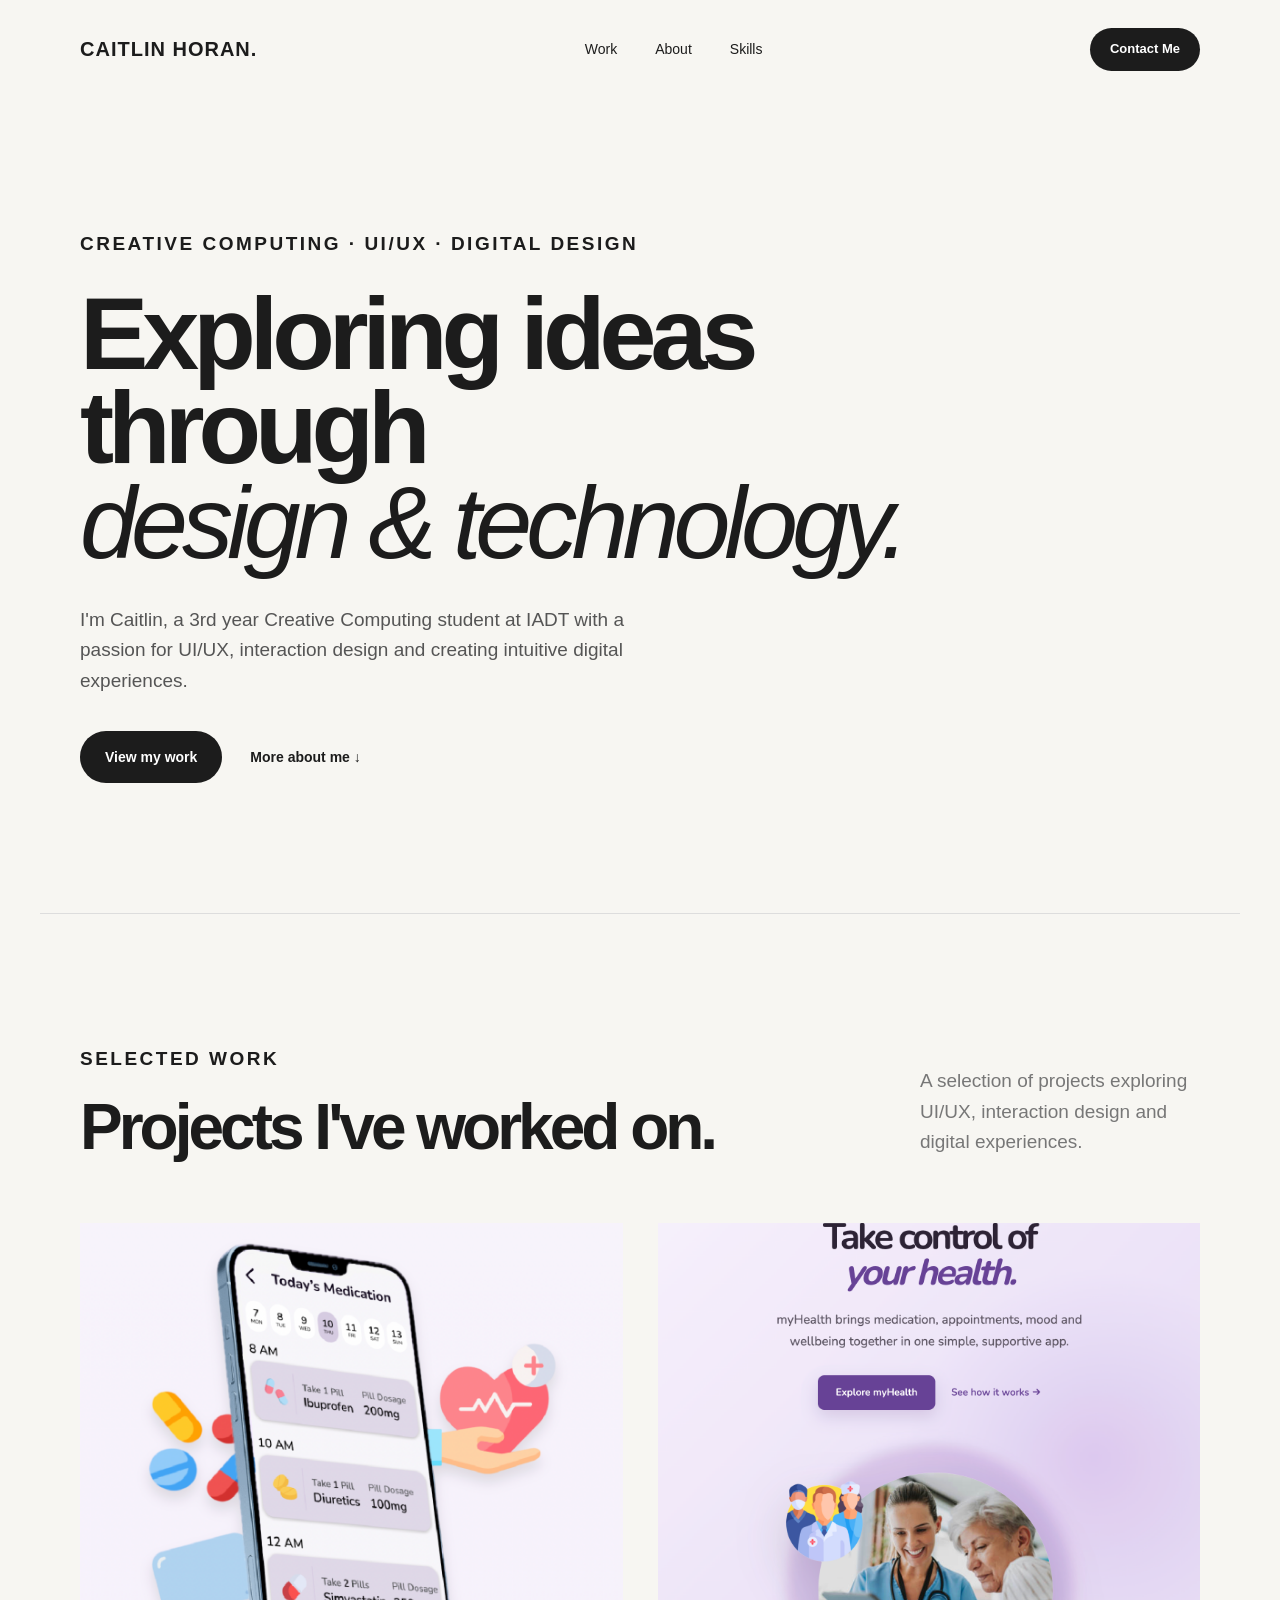
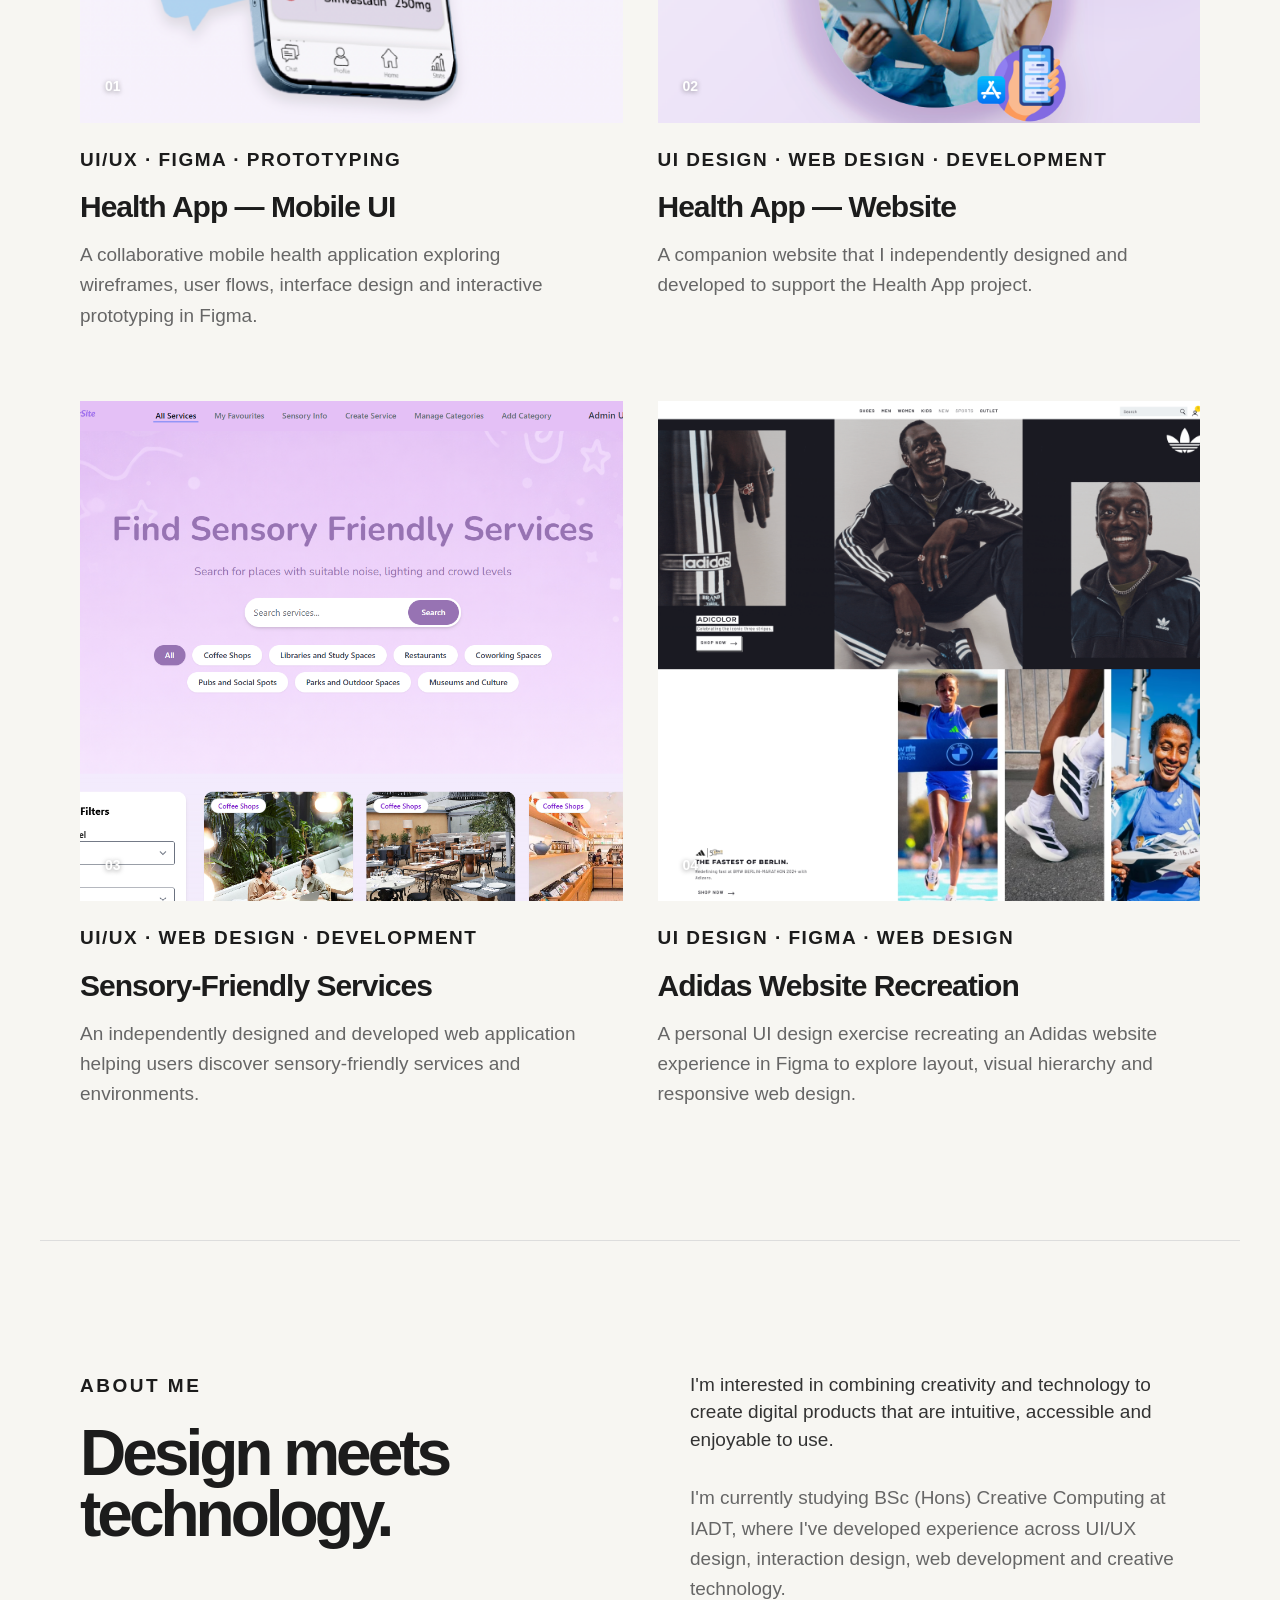
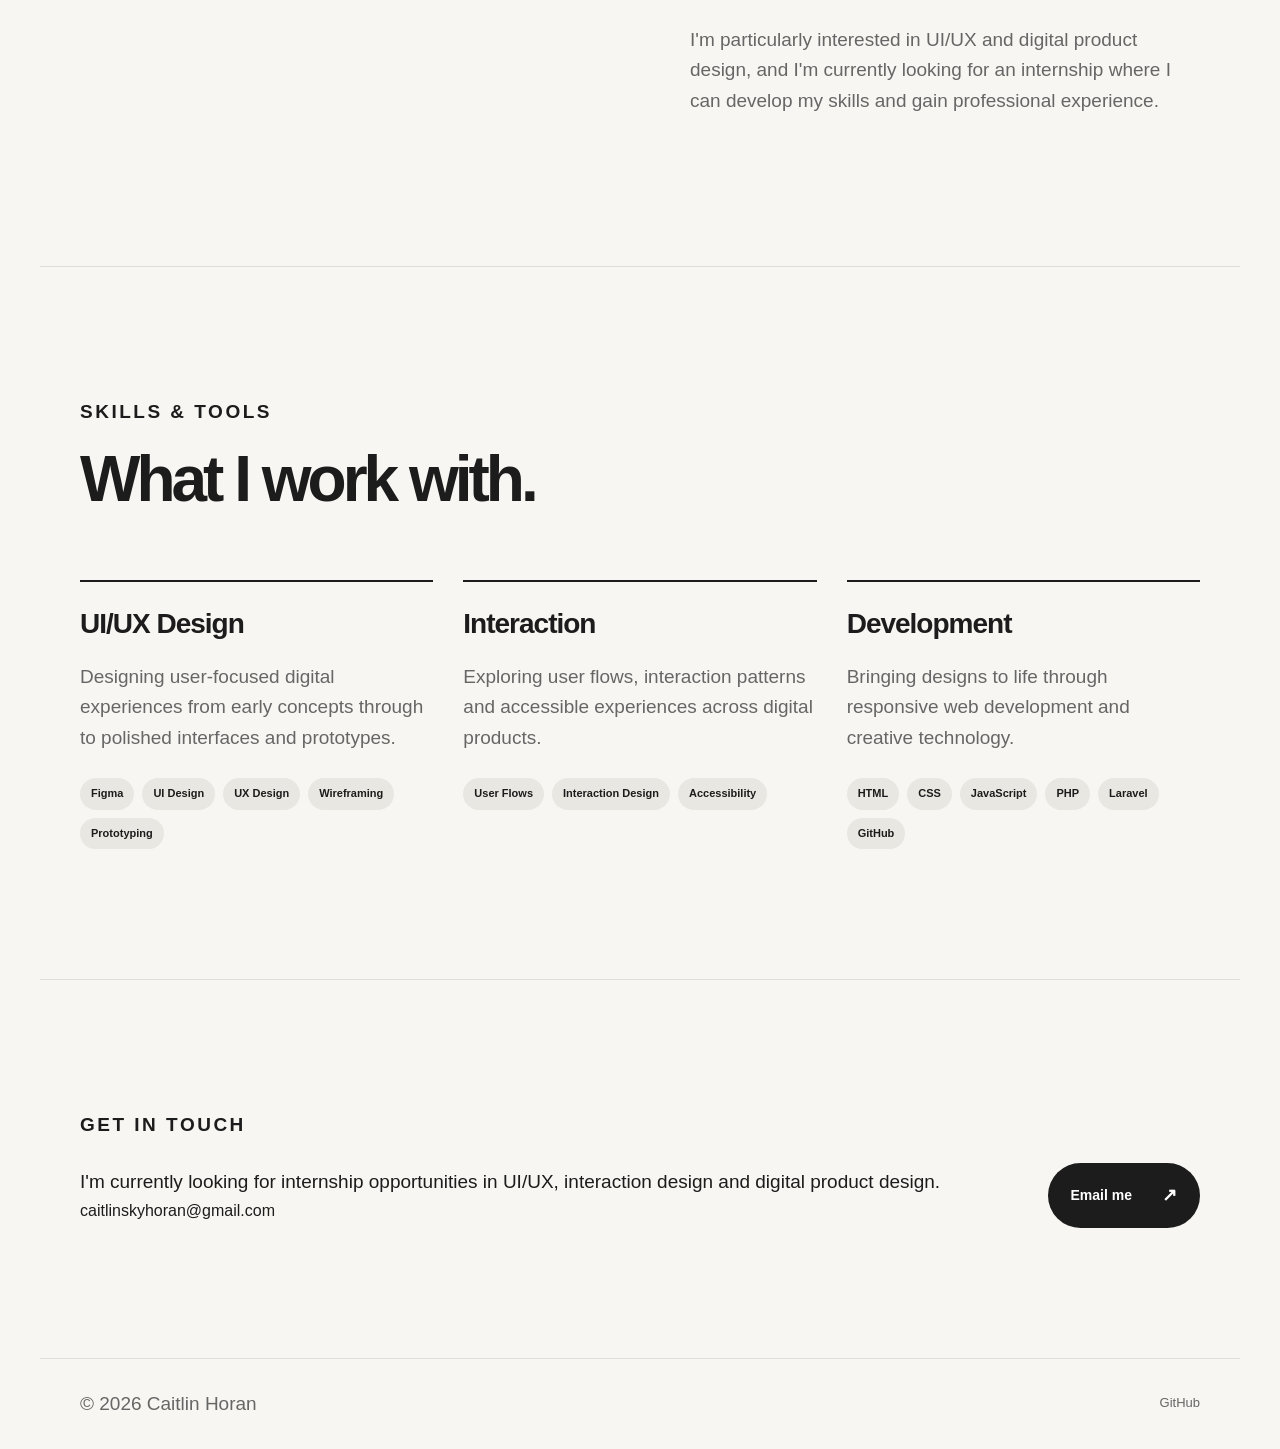
<file: index.html>
<!DOCTYPE html>
<html lang="en">

<head>
    <meta charset="UTF-8">
    <meta name="viewport" content="width=device-width, initial-scale=1.0">

    <title>Caitlin Horan | UI/UX Designer</title>

    <meta
        name="description"
        content="Caitlin Horan is a Creative Computing student specialising in UI/UX, interaction design and digital experiences."
    >

    <link rel="stylesheet" href="style.css">
</head>

<body>

    <!-- ==============================
         HEADER
    =============================== -->

    <header class="site-header">

        <nav class="navbar">

            <a href="#" class="logo">
                CAITLIN HORAN.
            </a>

            <div class="nav-links">

                <a href="#work">Work</a>

                <a href="#about">About</a>

                <a href="#skills">Skills</a>


            </div>

            <a href="#contact" class="nav-button">
                Contact Me
            </a>

        </nav>

    </header>


    <main>


        <!-- ==============================
             HERO
        =============================== -->

        <section class="hero">

            <div class="hero-text">

                <p class="intro">
                    CREATIVE COMPUTING · UI/UX · DIGITAL DESIGN
                </p>

                <h1>
                    Exploring ideas through
                    <span>design & technology.</span>
                </h1>

                <p class="description">
                    I'm Caitlin, a 3rd year Creative Computing student at IADT
                    with a passion for UI/UX, interaction design and creating
                    intuitive digital experiences.
                </p>

                <div class="hero-actions">

                    <a href="#work" class="button">
                        View my work
                    </a>

                    <a href="#about" class="text-link">
                        More about me ↓
                    </a>

                </div>

            </div>

          

        </section>



        <!-- ==============================
             SELECTED WORK
        =============================== -->

        <section id="work" class="work">


            <div class="section-heading">

                <div>

                    <p class="section-label">
                        SELECTED WORK
                    </p>

                    <h2>
                        Projects I've worked on.
                    </h2>

                </div>

                <p class="section-intro">
                    A selection of projects exploring UI/UX,
                    interaction design and digital experiences.
                </p>

            </div>



            <div class="projects">


                <!-- ==============================
                     PROJECT 01
                     HEALTH APP — FIGMA
                =============================== -->

                <article class="project-card">

                    <a href="health-app.html" class="project-image-link">

                        <div class="project-image">

                            <img
                                src="images/health-app-figma.png"
                                alt="Health App mobile interface designed in Figma"
                            >

                            <span class="project-number">
                                01
                            </span>

                            <span class="project-overlay">
                                View case study →
                            </span>

                        </div>

                    </a>


                    <div class="project-info">

                        <p class="project-type">
                            UI/UX · FIGMA · PROTOTYPING
                        </p>

                        <h3>
                            Health App — Mobile UI
                        </h3>

                        <p>
                            A collaborative mobile health application
                            exploring wireframes, user flows, interface
                            design and interactive prototyping in Figma.
                        </p>

                    </div>

                </article>



                <!-- ==============================
                     PROJECT 02
                     HEALTH APP — WEBSITE
                =============================== -->

                <article class="project-card">

                    <a href="health-app-website.html" class="project-image-link">

                        <div class="project-image">

                            <img
                                src="images/health-app-website.png"
                                alt="Health App companion website"
                            >

                            <span class="project-number">
                                02
                            </span>

                            <span class="project-overlay">
                                View case study →
                            </span>

                        </div>

                    </a>


                    <div class="project-info">

                        <p class="project-type">
                            UI DESIGN · WEB DESIGN · DEVELOPMENT
                        </p>

                        <h3>
                            Health App — Website
                        </h3>

                        <p>
                            A companion website that I independently
                            designed and developed to support the Health
                            App project.
                        </p>

                    </div>

                </article>



                <!-- ==============================
                     PROJECT 03
                     SENSORY WEBSITE
                =============================== -->

                <article class="project-card">

                    <a href="sensory-website.html" class="project-image-link">

                        <div class="project-image">

                            <img
                                src="images/sensory-website.png"
                                alt="Sensory-Friendly Services website"
                            >

                            <span class="project-number">
                                03
                            </span>

                            <span class="project-overlay">
                                View case study →
                            </span>

                        </div>

                    </a>


                    <div class="project-info">

                        <p class="project-type">
                            UI/UX · WEB DESIGN · DEVELOPMENT
                        </p>

                        <h3>
                            Sensory-Friendly Services
                        </h3>

                        <p>
                            An independently designed and developed
                            web application helping users discover
                            sensory-friendly services and environments.
                        </p>

                    </div>

                </article>

                <!-- ==============================
     PROJECT 04
     ADIDAS WEBSITE — FIGMA
=============================== -->

<article class="project-card">

    <a
        href="https://www.figma.com/design/bupi71SIDBeLg0hb5x76E9/Adidas-Prototype?node-id=0-1&t=clho1MVSDPwvqEs5-1"
        class="project-image-link"
        target="_blank"
        rel="noopener noreferrer"
    >

        <div class="project-image">

            <img
                src="images/adidas.png"
                alt="Adidas website recreated in Figma"
            >

            <span class="project-number">
                04
            </span>

            <span class="project-overlay">
                View in Figma →
            </span>

        </div>

    </a>


    <div class="project-info">

        <p class="project-type">
            UI DESIGN · FIGMA · WEB DESIGN
        </p>

        <h3>
            Adidas Website Recreation
        </h3>

        <p>
            A personal UI design exercise recreating an Adidas
            website experience in Figma to explore layout,
            visual hierarchy and responsive web design.
        </p>

    </div>

</article>


            </div>

        </section>



        <!-- ==============================
             ABOUT
        =============================== -->

        <section id="about" class="about">


            <div class="about-grid">

                <div>

                    <p class="section-label">
                        ABOUT ME
                    </p>

                    <h2>
                        Design meets
                        technology.
                    </h2>

                </div>


                <div class="about-content">

                    <p class="about-large">
                        I'm interested in combining creativity and
                        technology to create digital products that are
                        intuitive, accessible and enjoyable to use.
                    </p>

                    <p>
                        I'm currently studying BSc (Hons) Creative Computing
                        at IADT, where I've developed experience across
                        UI/UX design, interaction design, web development
                        and creative technology.
                    </p>

                    <p>
                        I'm particularly interested in UI/UX and digital
                        product design, and I'm currently looking for an
                        internship where I can develop my skills and gain
                        professional experience.
                    </p>

                </div>

            </div>

        </section>



        <!-- ==============================
             SKILLS
        =============================== -->

        <section id="skills" class="skills">

            <p class="section-label">
                SKILLS & TOOLS
            </p>

            <h2>
                What I work with.
            </h2>


            <div class="skills-grid">


                <div class="skill-group">


                    <h3>
                        UI/UX Design
                    </h3>

                    <p>
                        Designing user-focused digital experiences
                        from early concepts through to polished
                        interfaces and prototypes.
                    </p>

                    <div class="skill-tags">

                        <span>Figma</span>
                        <span>UI Design</span>
                        <span>UX Design</span>
                        <span>Wireframing</span>
                        <span>Prototyping</span>

                    </div>

                </div>



                <div class="skill-group">

              

                    <h3>
                        Interaction
                    </h3>

                    <p>
                        Exploring user flows, interaction patterns
                        and accessible experiences across digital
                        products.
                    </p>

                    <div class="skill-tags">

                        <span>User Flows</span>
                        <span>Interaction Design</span>
                        <span>Accessibility</span>

                    </div>

                </div>



                <div class="skill-group">

            
                    <h3>
                        Development
                    </h3>

                    <p>
                        Bringing designs to life through responsive
                        web development and creative technology.
                    </p>

                    <div class="skill-tags">

                        <span>HTML</span>
                        <span>CSS</span>
                        <span>JavaScript</span>
                        <span>PHP</span>
                        <span>Laravel</span>
                        <span>GitHub</span>

                    </div>

                </div>


            </div>

        </section>



        <!-- ==============================
             CONTACT
        =============================== -->

        <section id="contact" class="contact">

            <p class="section-label">
                GET IN TOUCH
            </p>

           
            <div class="contact-bottom">


                    <div class="contact-text">
                
                        <p>
                            I'm currently looking for internship opportunities
                            in UI/UX, interaction design and digital product design.
                        </p>
                
                        <a href="mailto:caitlinskyhoran@gmail.com" class="email-link">
                            caitlinskyhoran@gmail.com
                        </a>
                
              
                
                </div>
            
                <a
                href="https://mail.google.com/mail/?view=cm&fs=1&to=caitlinskyhoran@gmail.com&su=Portfolio%20Enquiry"
                class="contact-button"
                target="_blank"
                rel="noopener noreferrer"
            >
                Email me
                <span>↗</span>
            </a>
            </div>

        </section>

    </main>



    <!-- ==============================
         FOOTER
    =============================== -->

    <footer>

        <p>
            © 2026 Caitlin Horan
        </p>


        <div class="footer-links">

            <a
                href="https://github.com/N00242400"
                target="_blank"
                rel="noopener noreferrer"
            >
                GitHub
            </a>

        

        </div>

    </footer>


    <script src="script.js"></script>

</body>

</html>
</file>
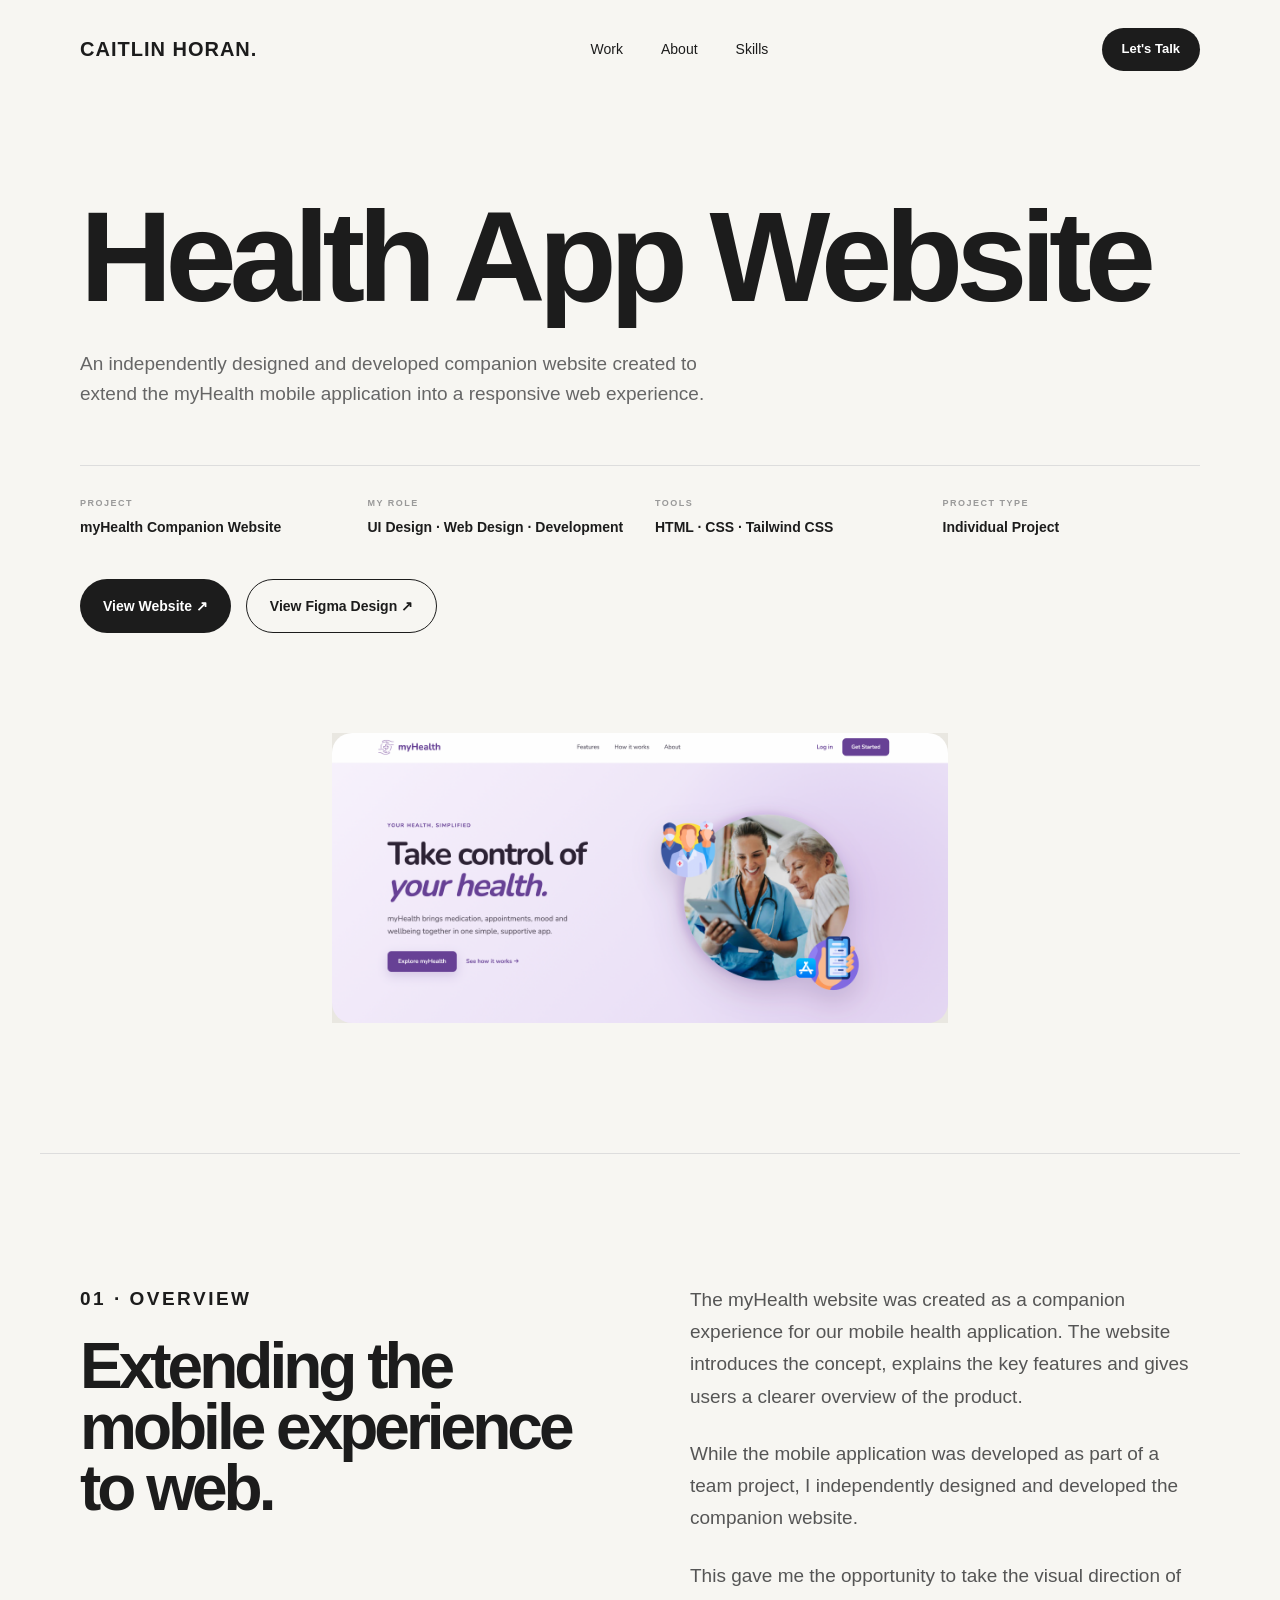
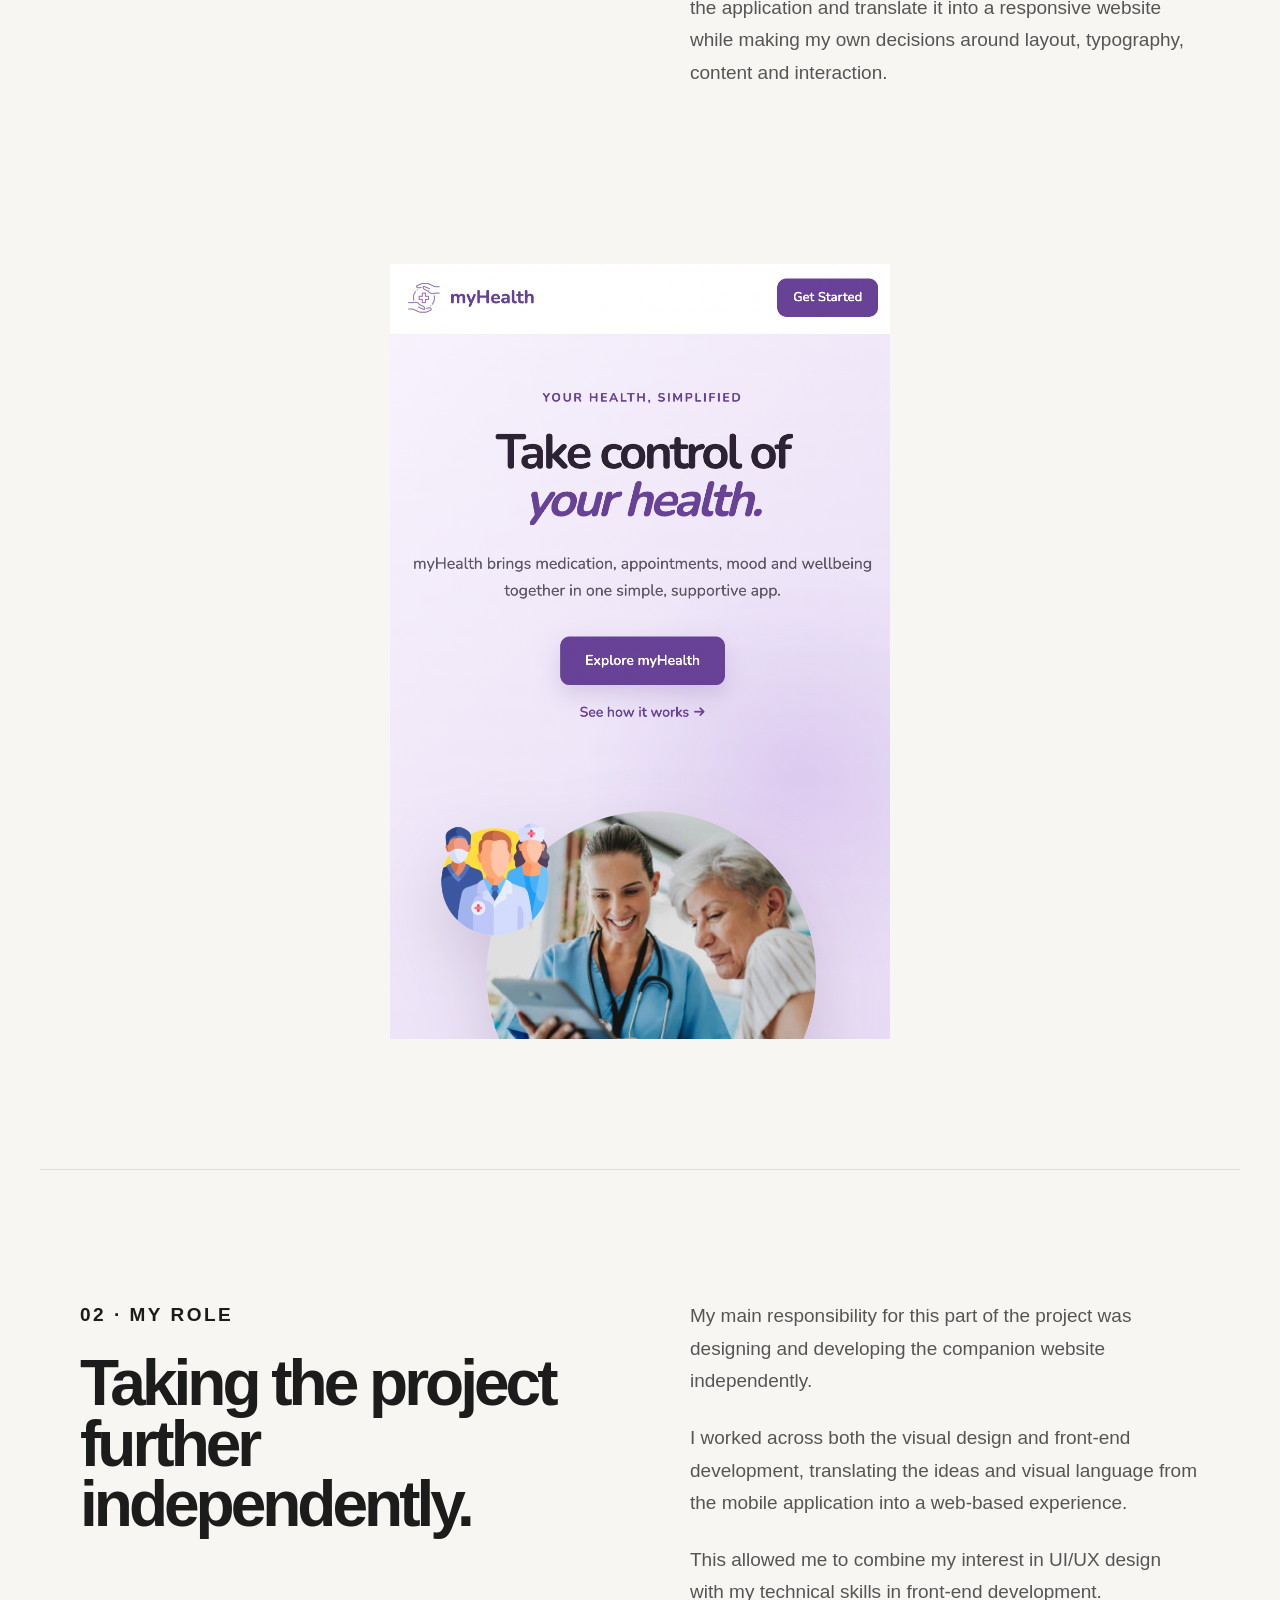
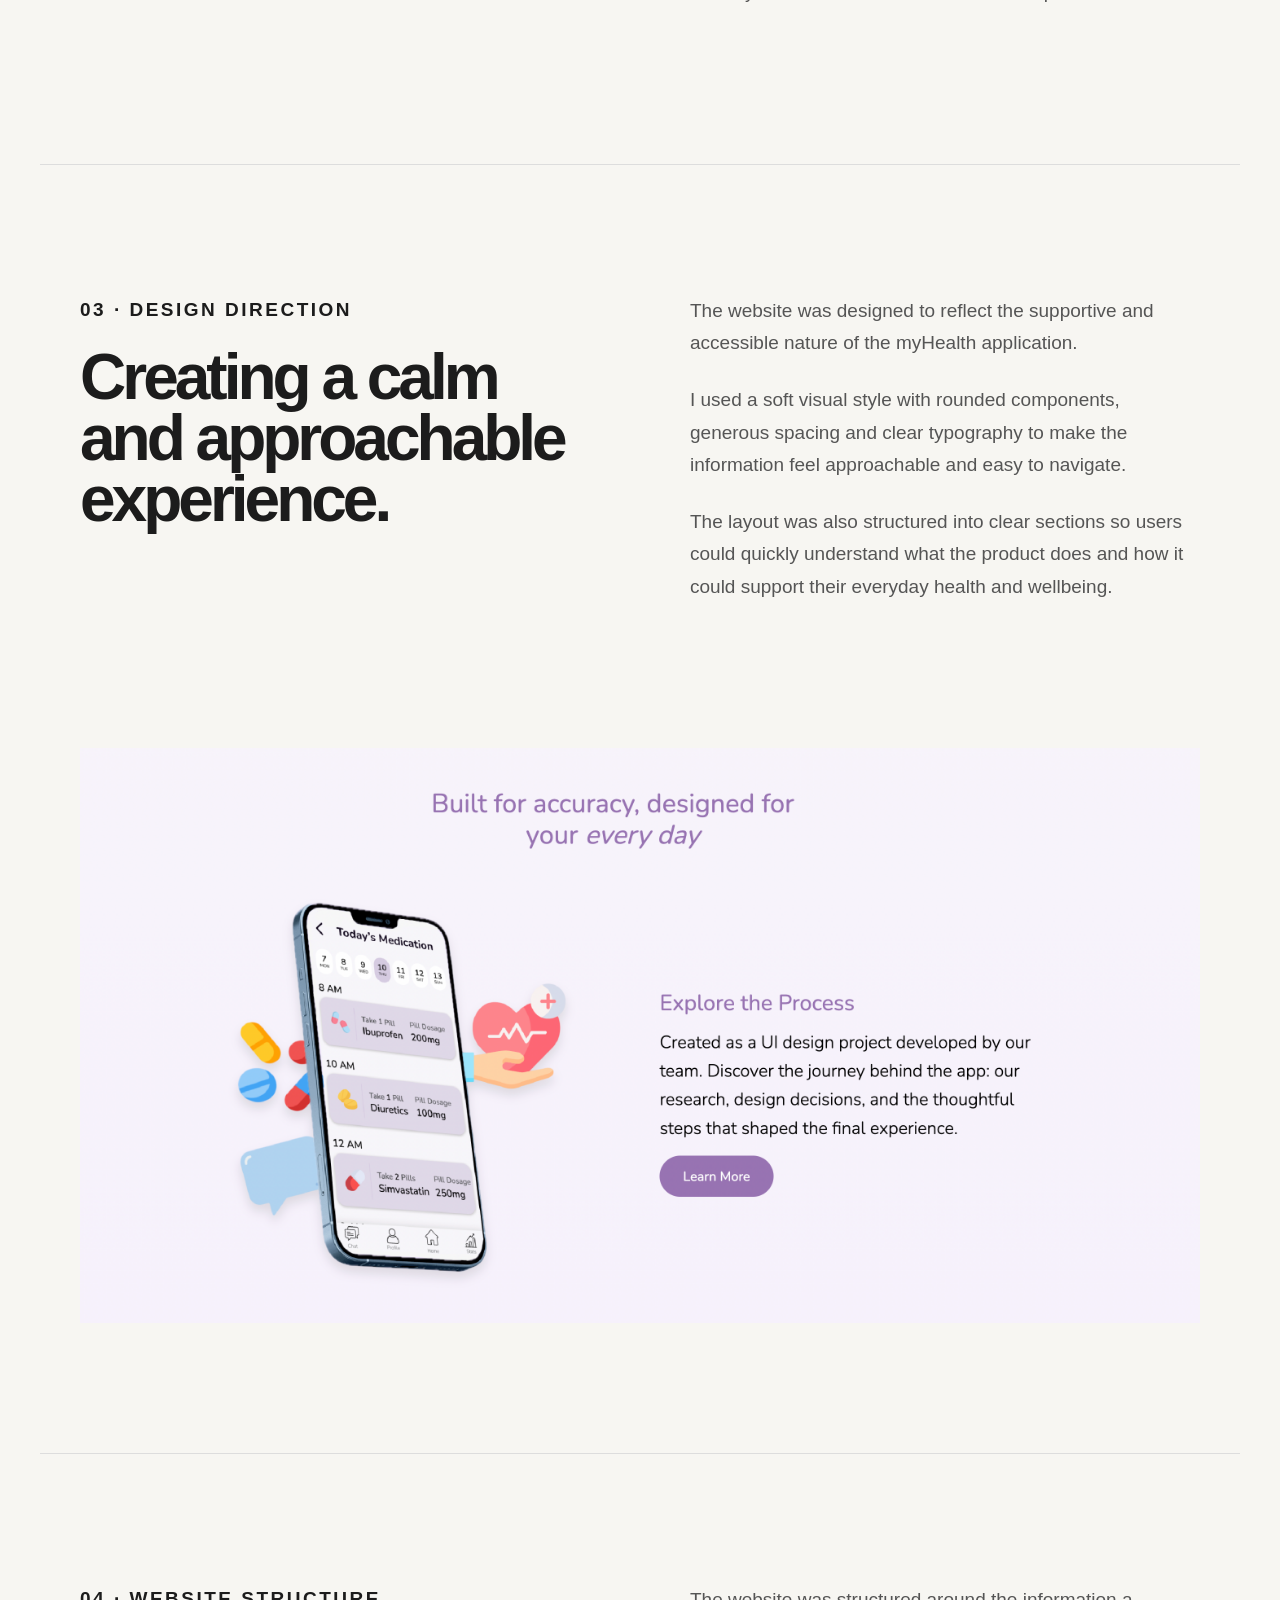
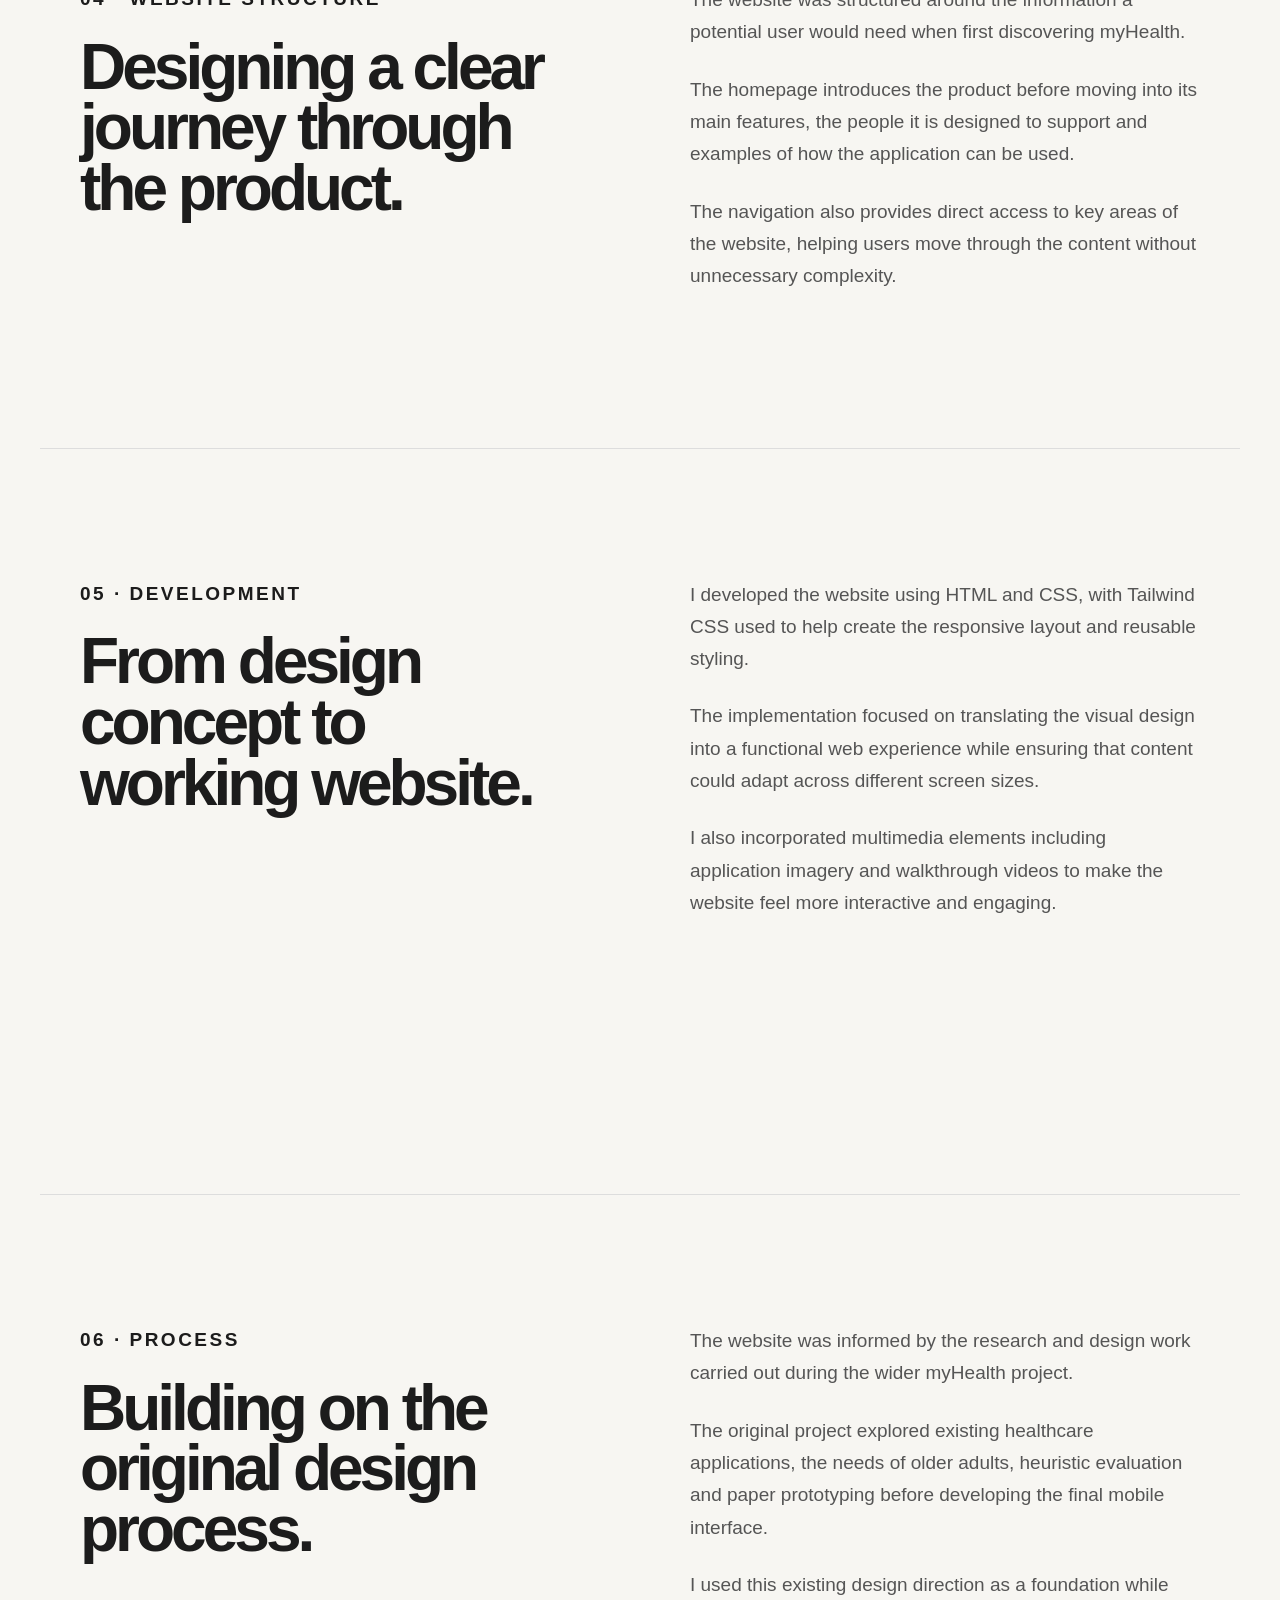
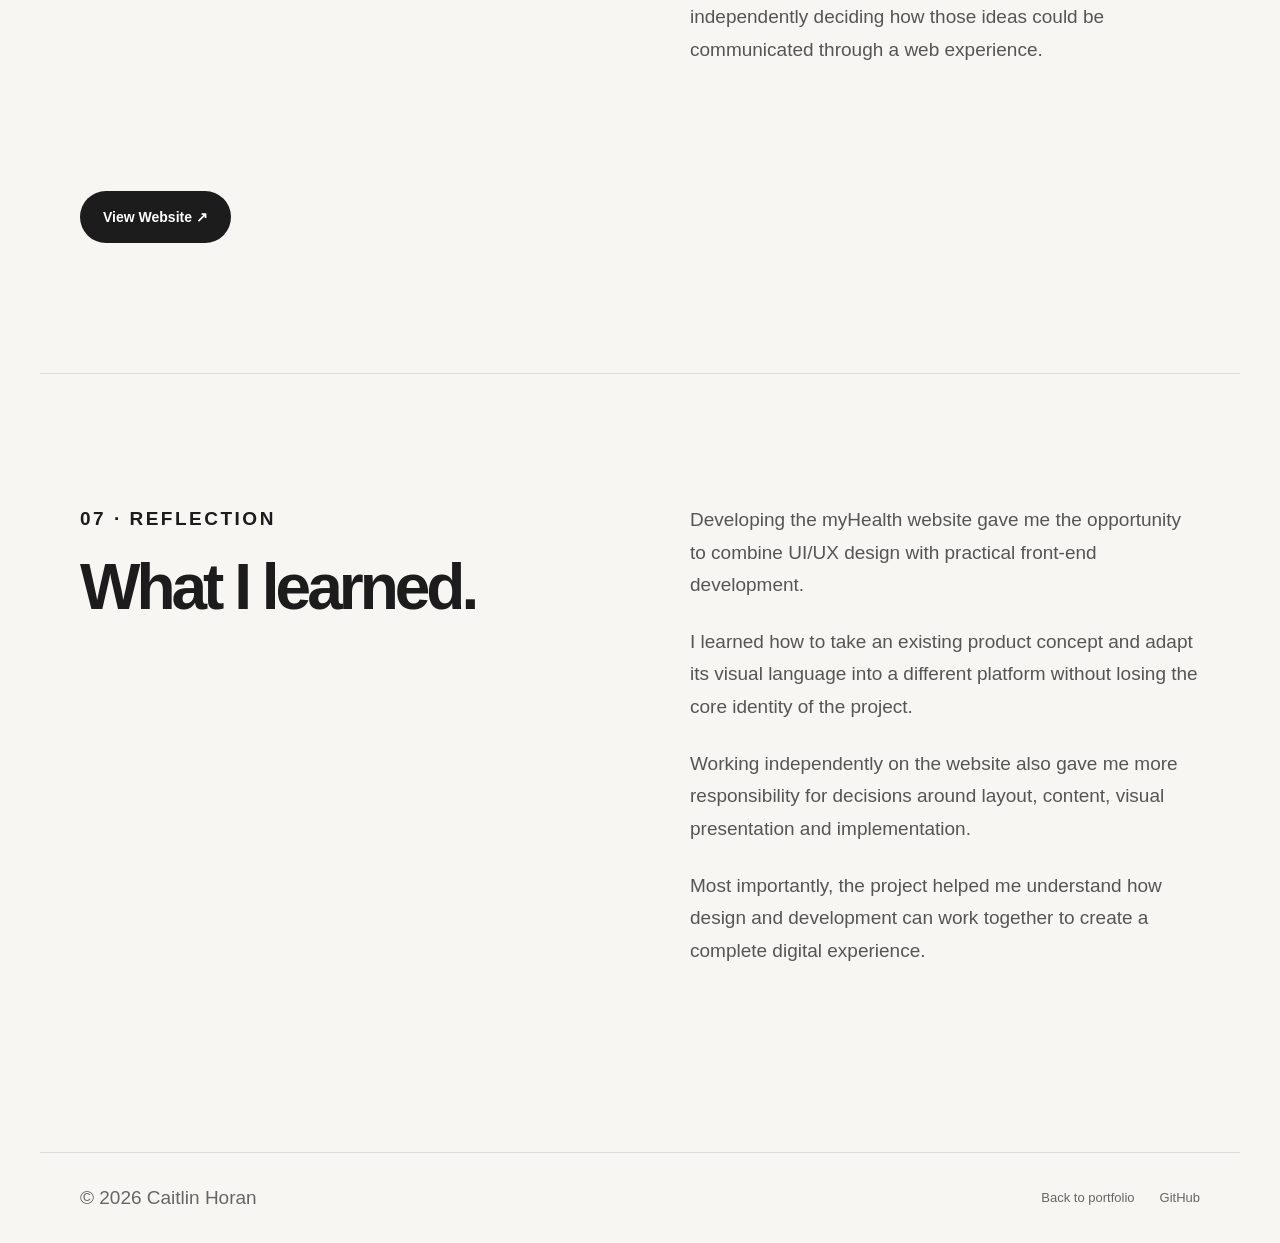
<file: health-app-website.html>
<!DOCTYPE html>
<html lang="en">

<head>
    <meta charset="UTF-8">
    <meta name="viewport" content="width=device-width, initial-scale=1.0">

    <title>Health App Website | Caitlin Horan</title>

    <link rel="stylesheet" href="style.css">
</head>

<body>

    <!-- HEADER -->

    <header class="site-header">

        <nav class="navbar">

            <a href="index.html" class="logo">
                CAITLIN HORAN.
            </a>

            <div class="nav-links">
                <a href="index.html#work">Work</a>
                <a href="index.html#about">About</a>
                <a href="index.html#skills">Skills</a>
             
            </div>

            <a href="index.html#contact" class="nav-button">
                Let's Talk
            </a>

        </nav>

    </header>


    <main>

        <!-- CASE STUDY HERO -->

        <section class="case-hero">

          
            <h1>
                Health App Website
            </h1>

            <p class="case-intro">
                An independently designed and developed companion website
                created to extend the myHealth mobile application into a
                responsive web experience.
            </p>


            <div class="case-details">

                <div>
                    <span>PROJECT</span>
                    <strong>myHealth Companion Website</strong>
                </div>

                <div>
                    <span>MY ROLE</span>
                    <strong>UI Design · Web Design · Development</strong>
                </div>

                <div>
                    <span>TOOLS</span>
                    <strong>HTML · CSS · Tailwind CSS</strong>
                </div>

                <div>
                    <span>PROJECT TYPE</span>
                    <strong>Individual Project</strong>
                </div>

            </div>
                        <!-- PROJECT LINKS -->

                        <div class="case-project-links">

                            <a
                                href="https://n00242400.github.io/myHealth-tailwind/"
                                class="prototype-button"
                                target="_blank"
                                rel="noopener noreferrer"
                            >
                                View Website ↗
                            </a>
            
                            <a
                                href="https://www.figma.com/design/nhOIGg8LQXnYmpTajJGpU6/myHealth?node-id=0-1&t=IWMa2h18NmuHAEss-1"
                                class="prototype-button secondary-button"
                                target="_blank"
                                rel="noopener noreferrer"
                            >
                                View Figma Design ↗
                            </a>
            
                        </div>

        </section>


        <!-- HERO IMAGE -->

        <section class="case-image-section">

            <div class="large-case-image">

                <img
                    src="images/website.png"
                    alt="myHealth companion website"
                >

            </div>

        </section>


        <!-- OVERVIEW -->

        <section class="case-section">

            <div class="case-section-heading">
        
                <p class="section-label">
                    01 · OVERVIEW
                </p>
        
                <h2>
                    Extending the
                    mobile experience to web.
                </h2>
        
            </div>
        
        
            <div class="case-text">
        
                <p>
                    The myHealth website was created as a companion experience
                    for our mobile health application. The website introduces
                    the concept, explains the key features and gives users a
                    clearer overview of the product.
                </p>
        
                <p>
                    While the mobile application was developed as part of a
                    team project, I independently designed and developed the
                    companion website.
                </p>
        
                <p>
                    This gave me the opportunity to take the visual direction
                    of the application and translate it into a responsive
                    website while making my own decisions around layout,
                    typography, content and interaction.
                </p>
        
            </div>
        
        
            <!-- MOBILE APP IMAGE -->
        
            <div class="case-image-grid mobile-image">
        
                <div class="case-grid-image">
        
                    <img
                        src="images/mobile.png"
                        alt="myHealth mobile application interface"
                    >
        
                </div>
        
            </div>
        
        </section>


        <!-- MY ROLE -->

        <section class="case-section">

            <div class="case-section-heading">

                <p class="section-label">
                    02 · MY ROLE
                </p>

                <h2>
                    Taking the project
                    further independently.
                </h2>

            </div>


            <div class="case-text">

                <p>
                    My main responsibility for this part of the project was
                    designing and developing the companion website
                    independently.
                </p>

                <p>
                    I worked across both the visual design and front-end
                    development, translating the ideas and visual language
                    from the mobile application into a web-based experience.
                </p>

                <p>
                    This allowed me to combine my interest in UI/UX design
                    with my technical skills in front-end development.
                </p>

            </div>

        </section>


        <!-- DESIGN DIRECTION -->

        <section class="case-section">

            <div class="case-section-heading">

                <p class="section-label">
                    03 · DESIGN DIRECTION
                </p>

                <h2>
                    Creating a calm and
                    approachable experience.
                </h2>

            </div>


            <div class="case-text">

                <p>
                    The website was designed to reflect the supportive and
                    accessible nature of the myHealth application.
                </p>

                <p>
                    I used a soft visual style with rounded components,
                    generous spacing and clear typography to make the
                    information feel approachable and easy to navigate.
                </p>

                <p>
                    The layout was also structured into clear sections so
                    users could quickly understand what the product does and
                    how it could support their everyday health and wellbeing.
                </p>

            </div>


            <div class="case-image-grid">

                <div class="case-grid-image">

                    <img
                        src="images/section.png"
                        alt="myHealth website design"
                    >

                </div>

            </div>

        </section>


        <!-- WEBSITE STRUCTURE -->

        <section class="case-section">

            <div class="case-section-heading">

                <p class="section-label">
                    04 · WEBSITE STRUCTURE
                </p>

                <h2>
                    Designing a clear
                    journey through the product.
                </h2>

            </div>


            <div class="case-text">

                <p>
                    The website was structured around the information a
                    potential user would need when first discovering
                    myHealth.
                </p>

                <p>
                    The homepage introduces the product before moving into
                    its main features, the people it is designed to support
                    and examples of how the application can be used.
                </p>

                <p>
                    The navigation also provides direct access to key areas
                    of the website, helping users move through the content
                    without unnecessary complexity.
                </p>

            </div>


            </div>

        </section>


       

        <!-- DEVELOPMENT -->

        <section class="case-section">

            <div class="case-section-heading">

                <p class="section-label">
                    05 · DEVELOPMENT
                </p>

                <h2>
                    From design concept
                    to working website.
                </h2>

            </div>


            <div class="case-text">

                <p>
                    I developed the website using HTML and CSS, with Tailwind
                    CSS used to help create the responsive layout and
                    reusable styling.
                </p>

                <p>
                    The implementation focused on translating the visual
                    design into a functional web experience while ensuring
                    that content could adapt across different screen sizes.
                </p>

                <p>
                    I also incorporated multimedia elements including
                    application imagery and walkthrough videos to make the
                    website feel more interactive and engaging.
                </p>

            </div>


            <div class="case-image-grid">

               

            </div>

        </section>


       

        <!-- PROCESS -->

        <section class="case-section">

            <div class="case-section-heading">

                <p class="section-label">
                    06 · PROCESS
                </p>

                <h2>
                    Building on the
                    original design process.
                </h2>

            </div>


            <div class="case-text">

                <p>
                    The website was informed by the research and design work
                    carried out during the wider myHealth project.
                </p>

                <p>
                    The original project explored existing healthcare
                    applications, the needs of older adults, heuristic
                    evaluation and paper prototyping before developing the
                    final mobile interface.
                </p>

                <p>
                    I used this existing design direction as a foundation
                    while independently deciding how those ideas could be
                    communicated through a web experience.
                </p>

            </div>


            <a
                href="https://n00242400.github.io/myHealth-tailwind/"
                class="prototype-button"
                target="_blank"
            >
                View Website ↗
            </a>

        </section>


        <!-- REFLECTION -->

        <section class="case-section case-reflection">

            <div class="case-section-heading">

                <p class="section-label">
                    07 · REFLECTION
                </p>

                <h2>
                    What I learned.
                </h2>

            </div>


            <div class="case-text">

                <p>
                    Developing the myHealth website gave me the opportunity
                    to combine UI/UX design with practical front-end
                    development.
                </p>

                <p>
                    I learned how to take an existing product concept and
                    adapt its visual language into a different platform
                    without losing the core identity of the project.
                </p>

                <p>
                    Working independently on the website also gave me more
                    responsibility for decisions around layout, content,
                    visual presentation and implementation.
                </p>

                <p>
                    Most importantly, the project helped me understand how
                    design and development can work together to create a
                    complete digital experience.
                </p>

            </div>

        </section>


    </main>


    <!-- FOOTER -->

    <footer>

        <p>
            © 2026 Caitlin Horan
        </p>

        <div class="footer-links">

            <a href="index.html">
                Back to portfolio
            </a>

            <a
                href="https://github.com/N00242400"
                target="_blank"
                rel="noopener noreferrer"
            >
                GitHub
            </a>

        </div>

    </footer>


</body>

</html>
</file>
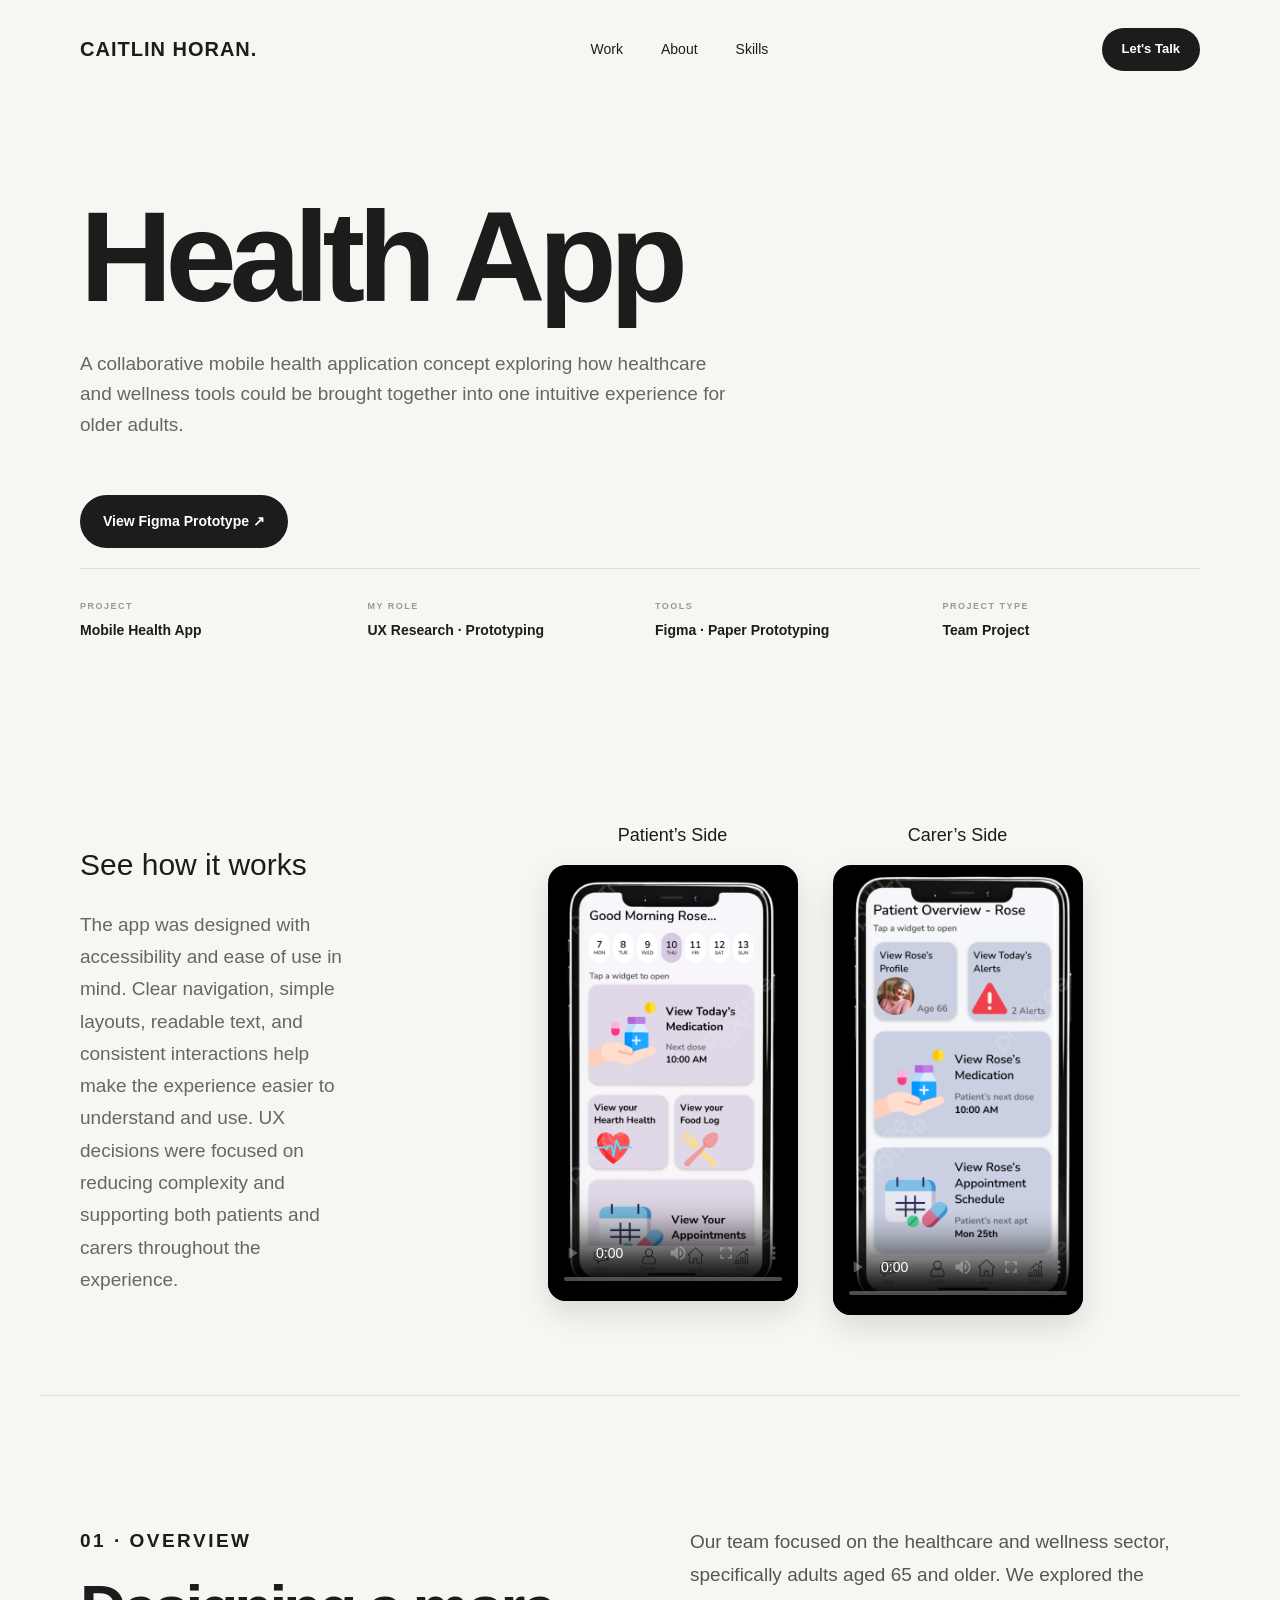
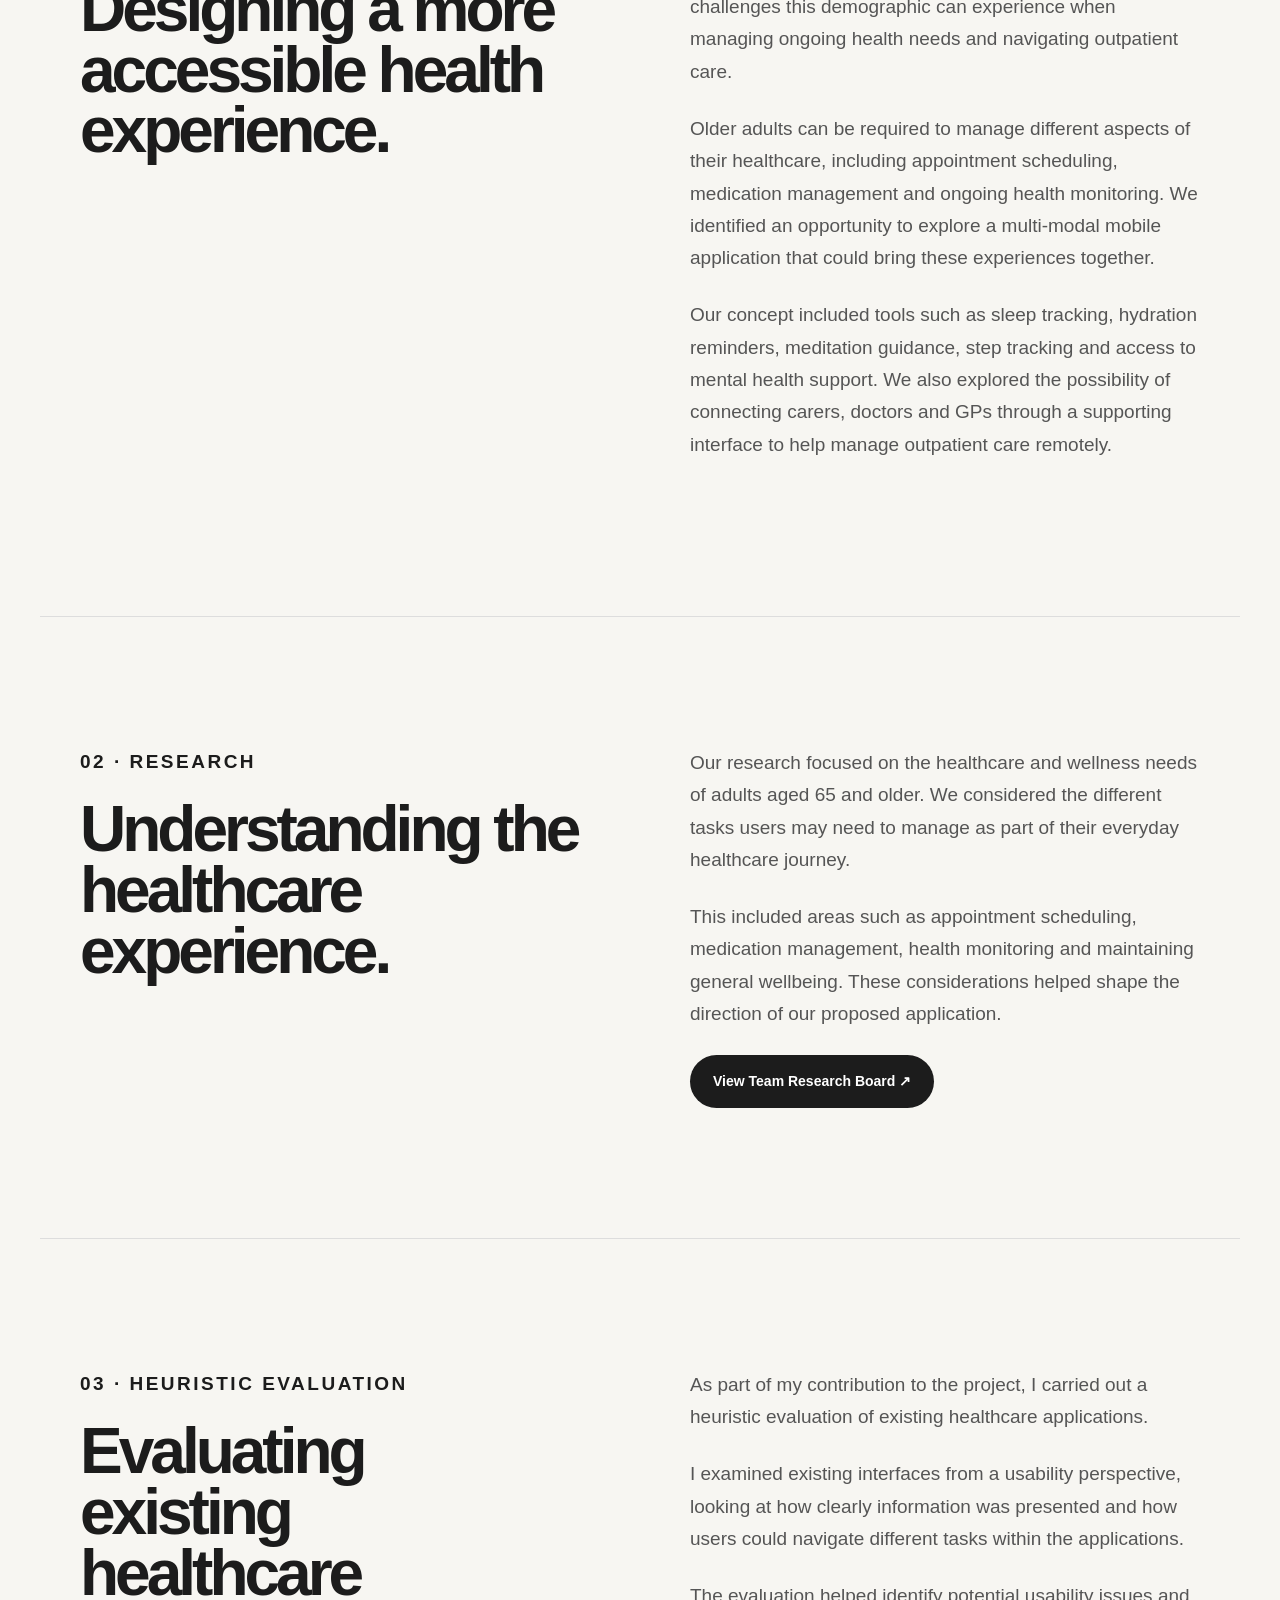
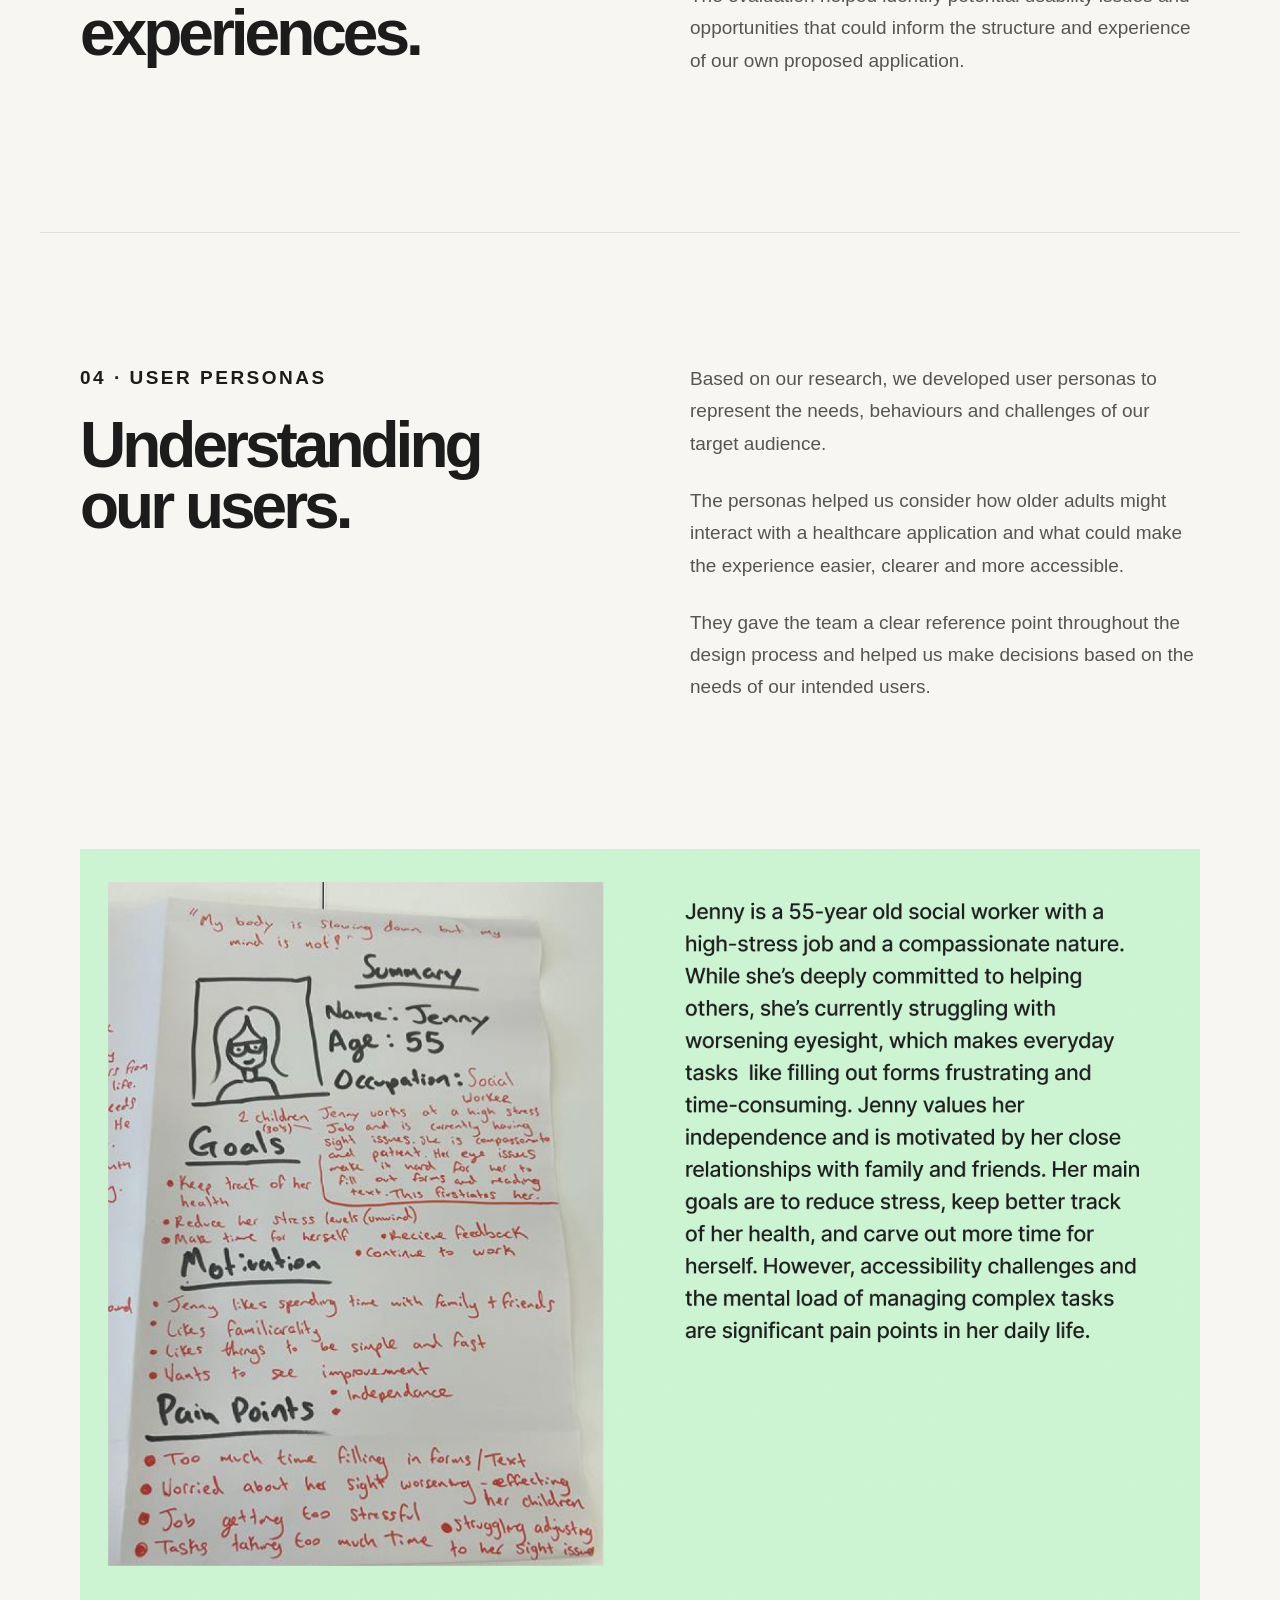
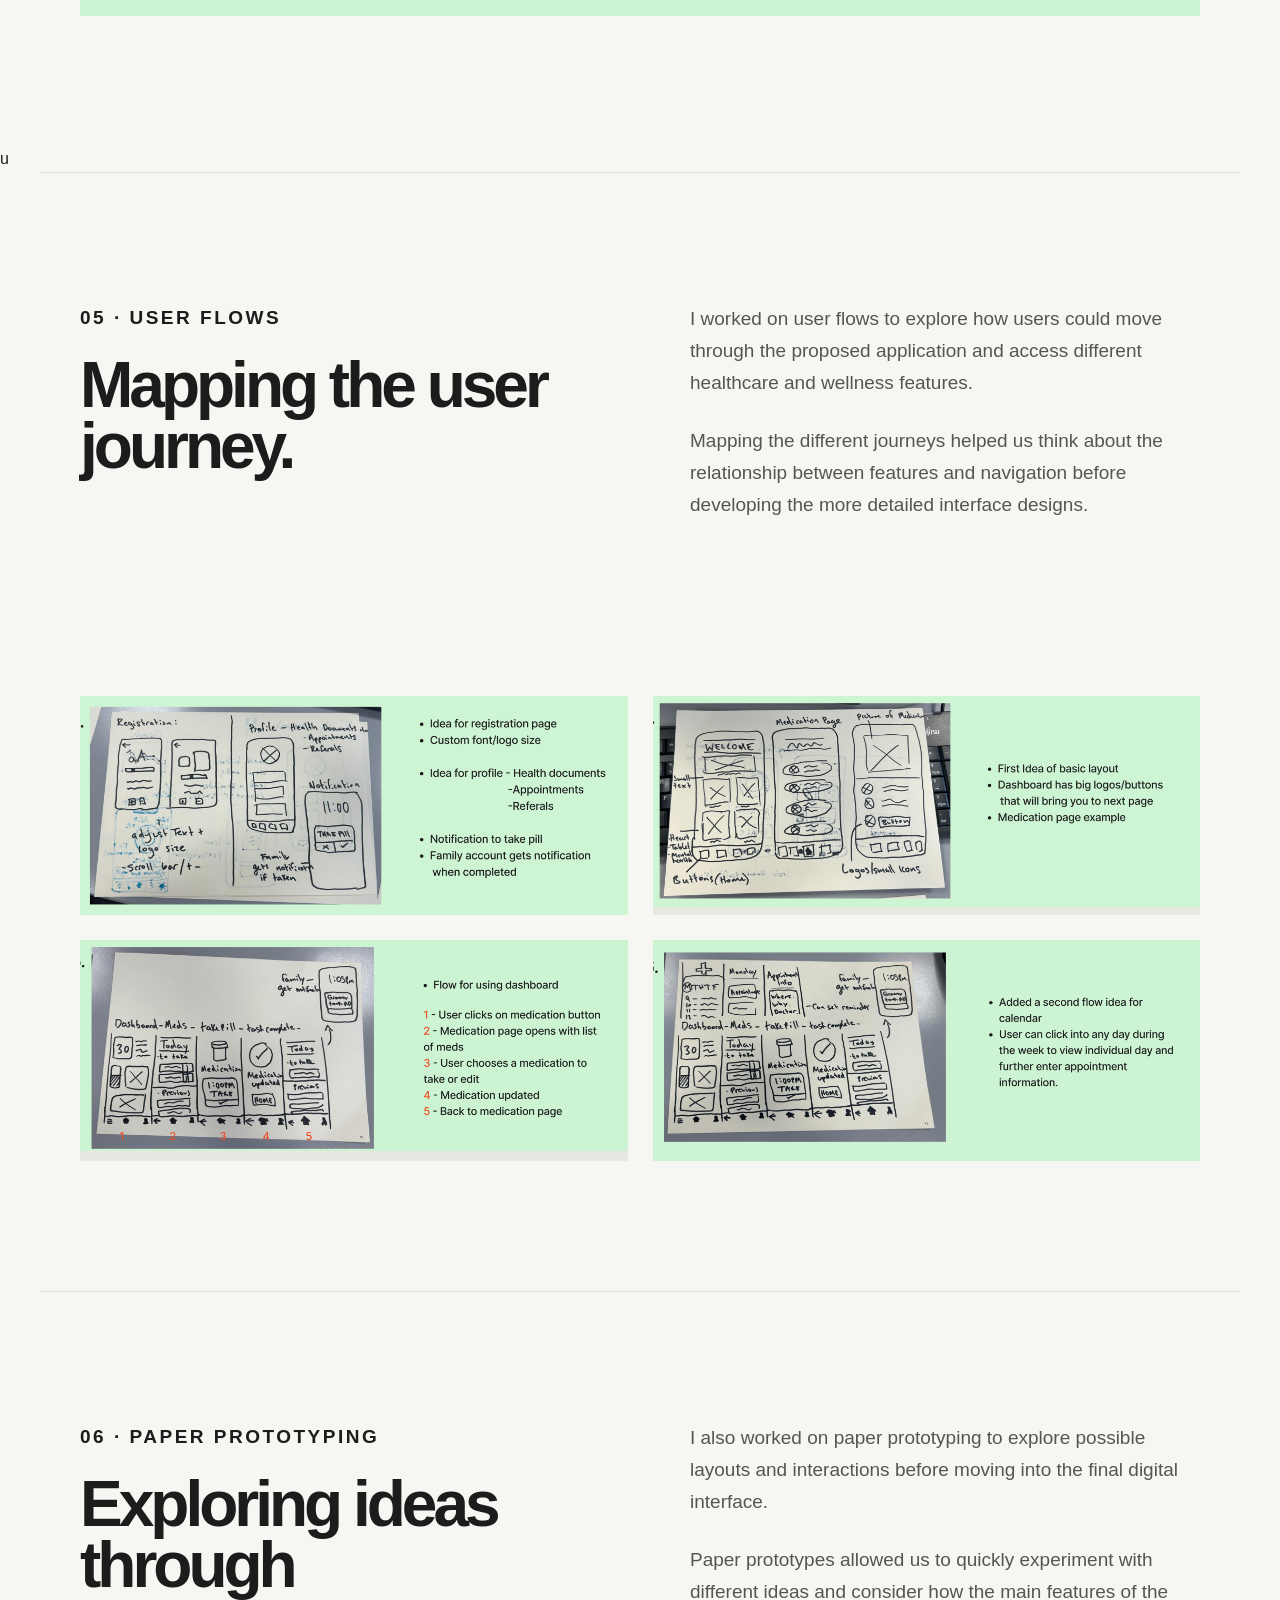
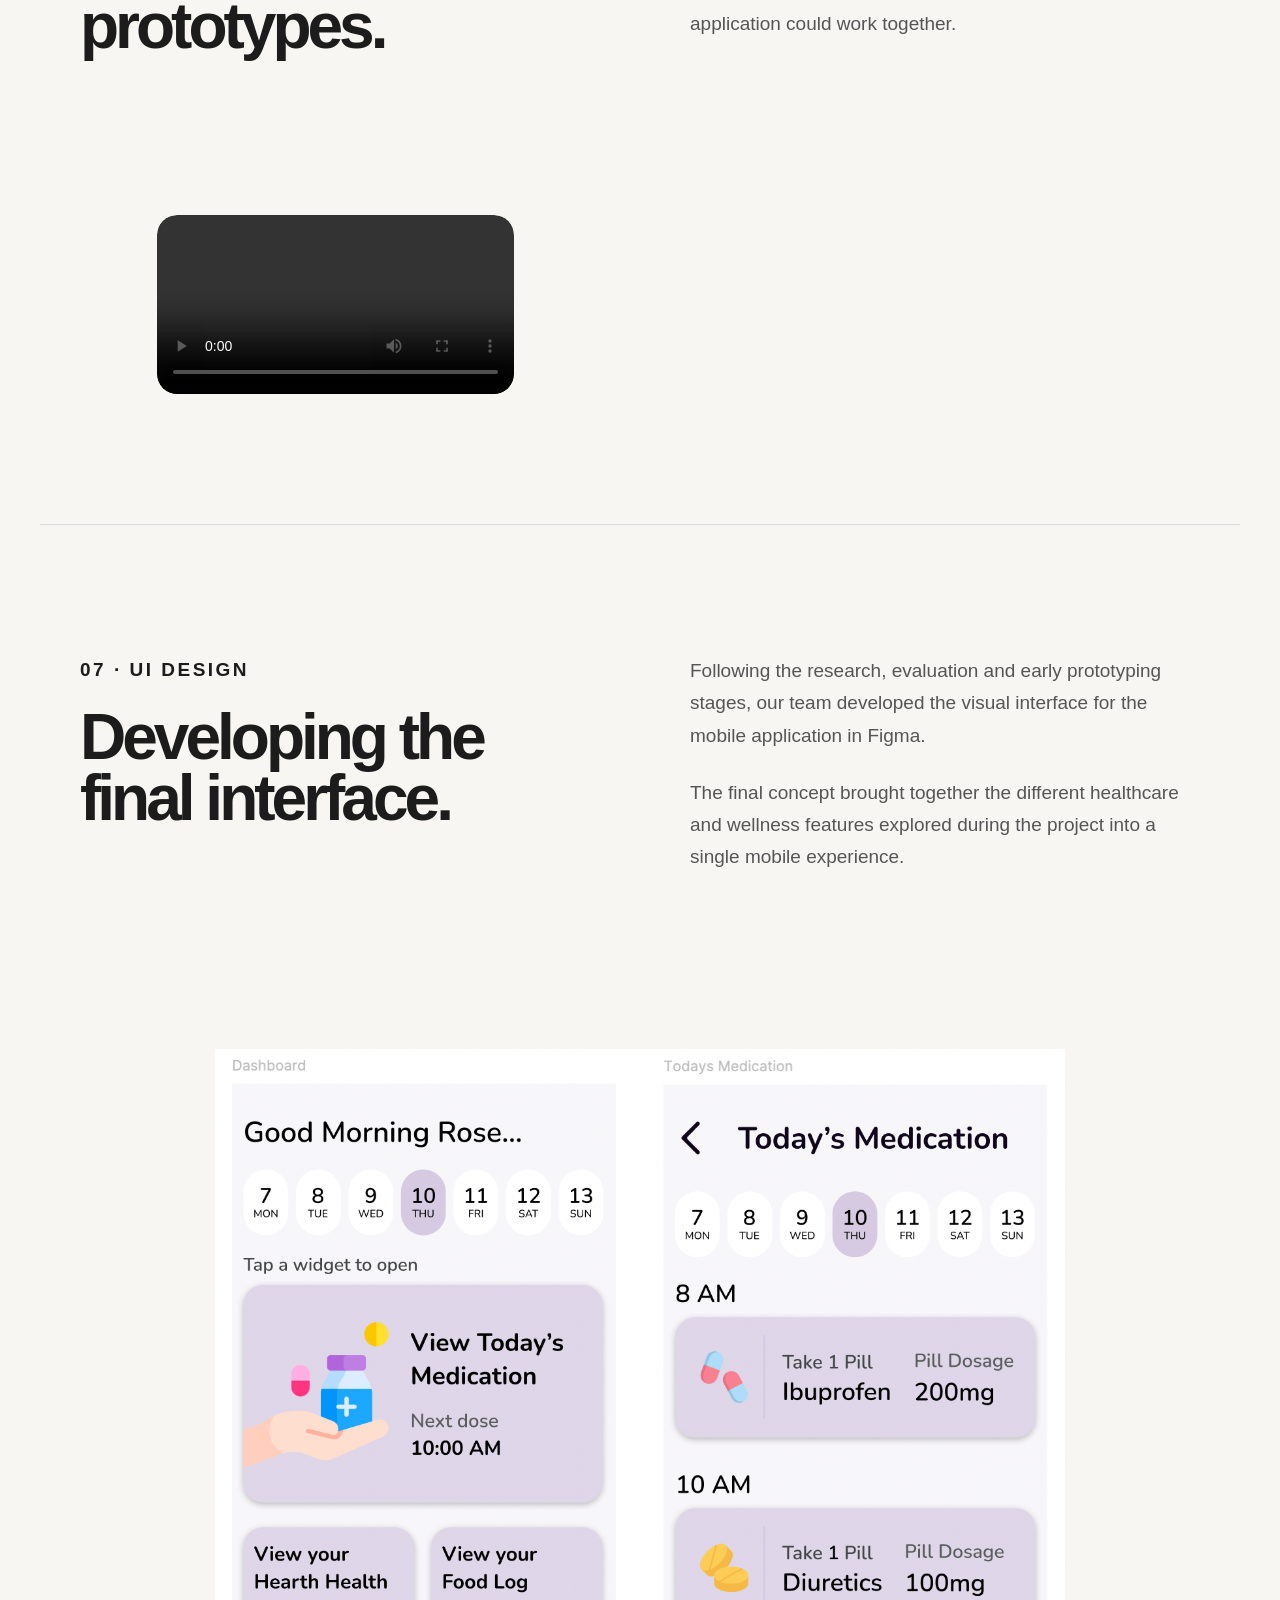
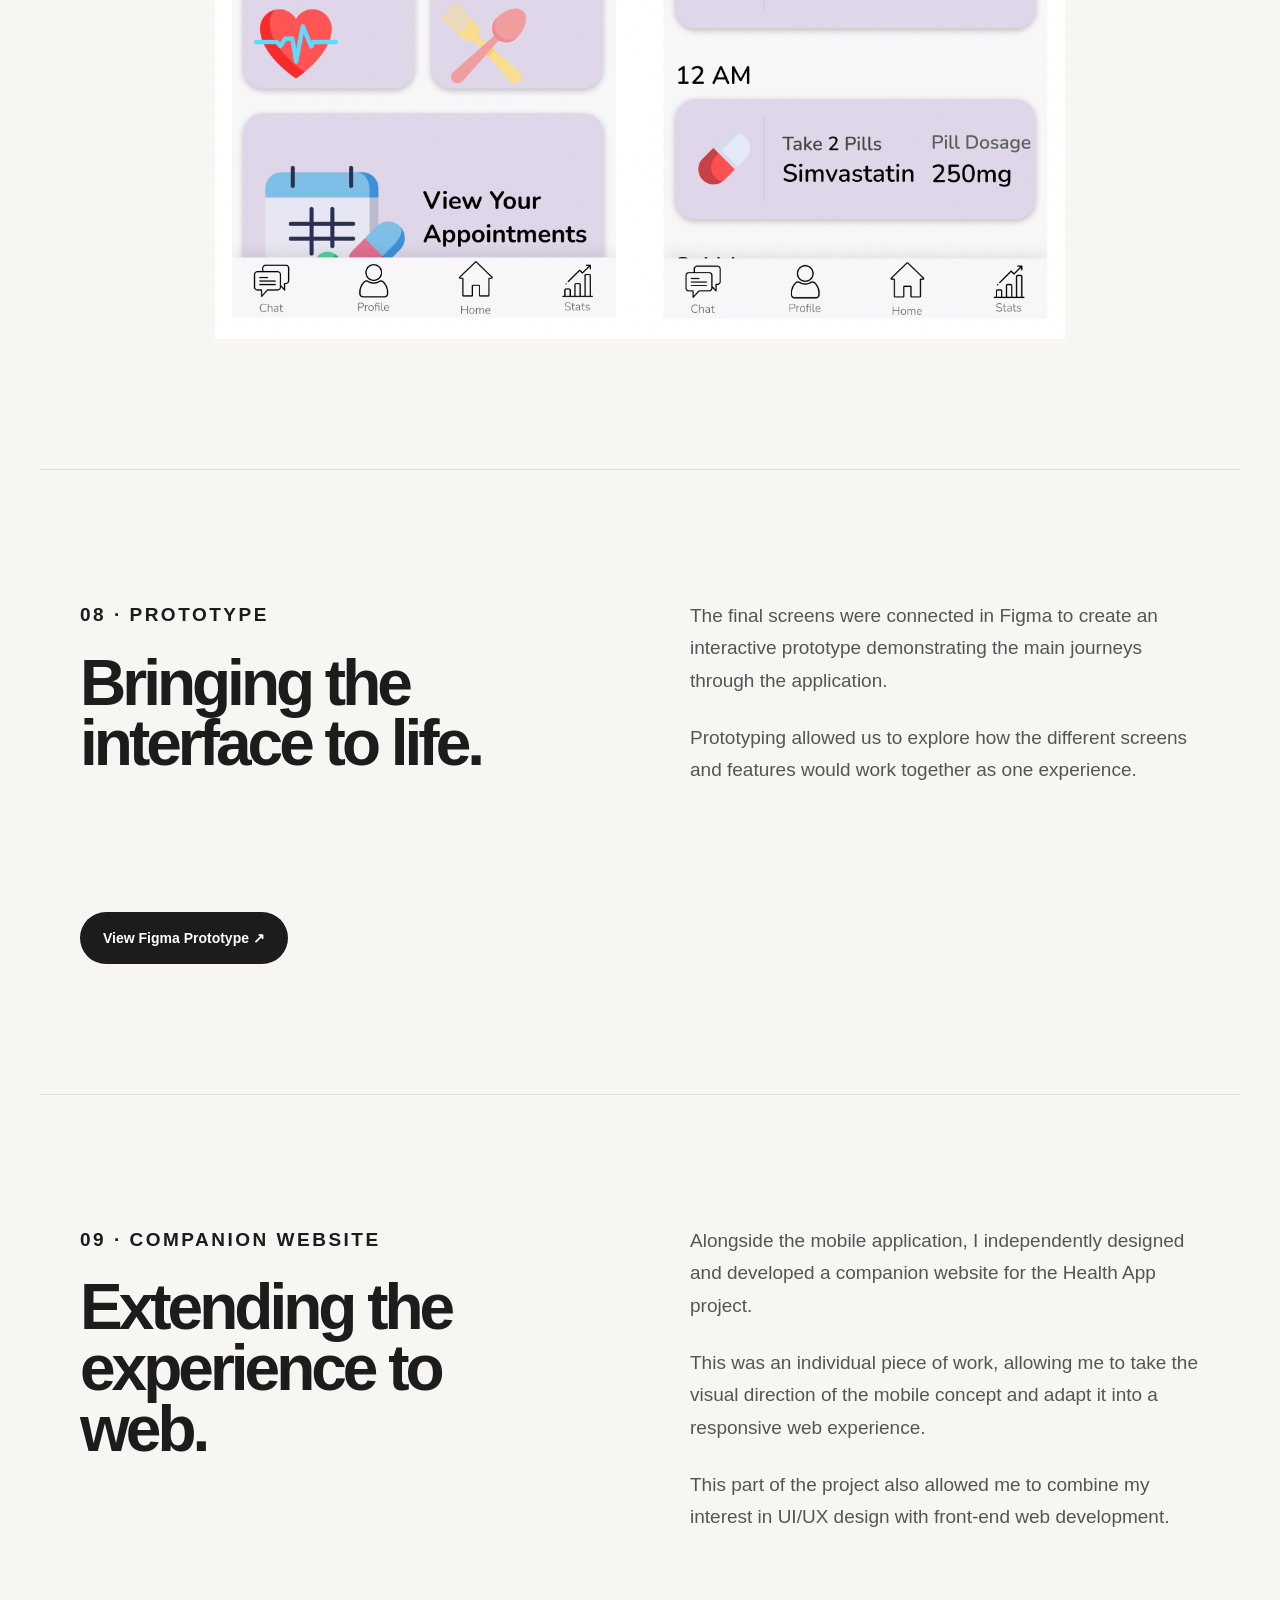
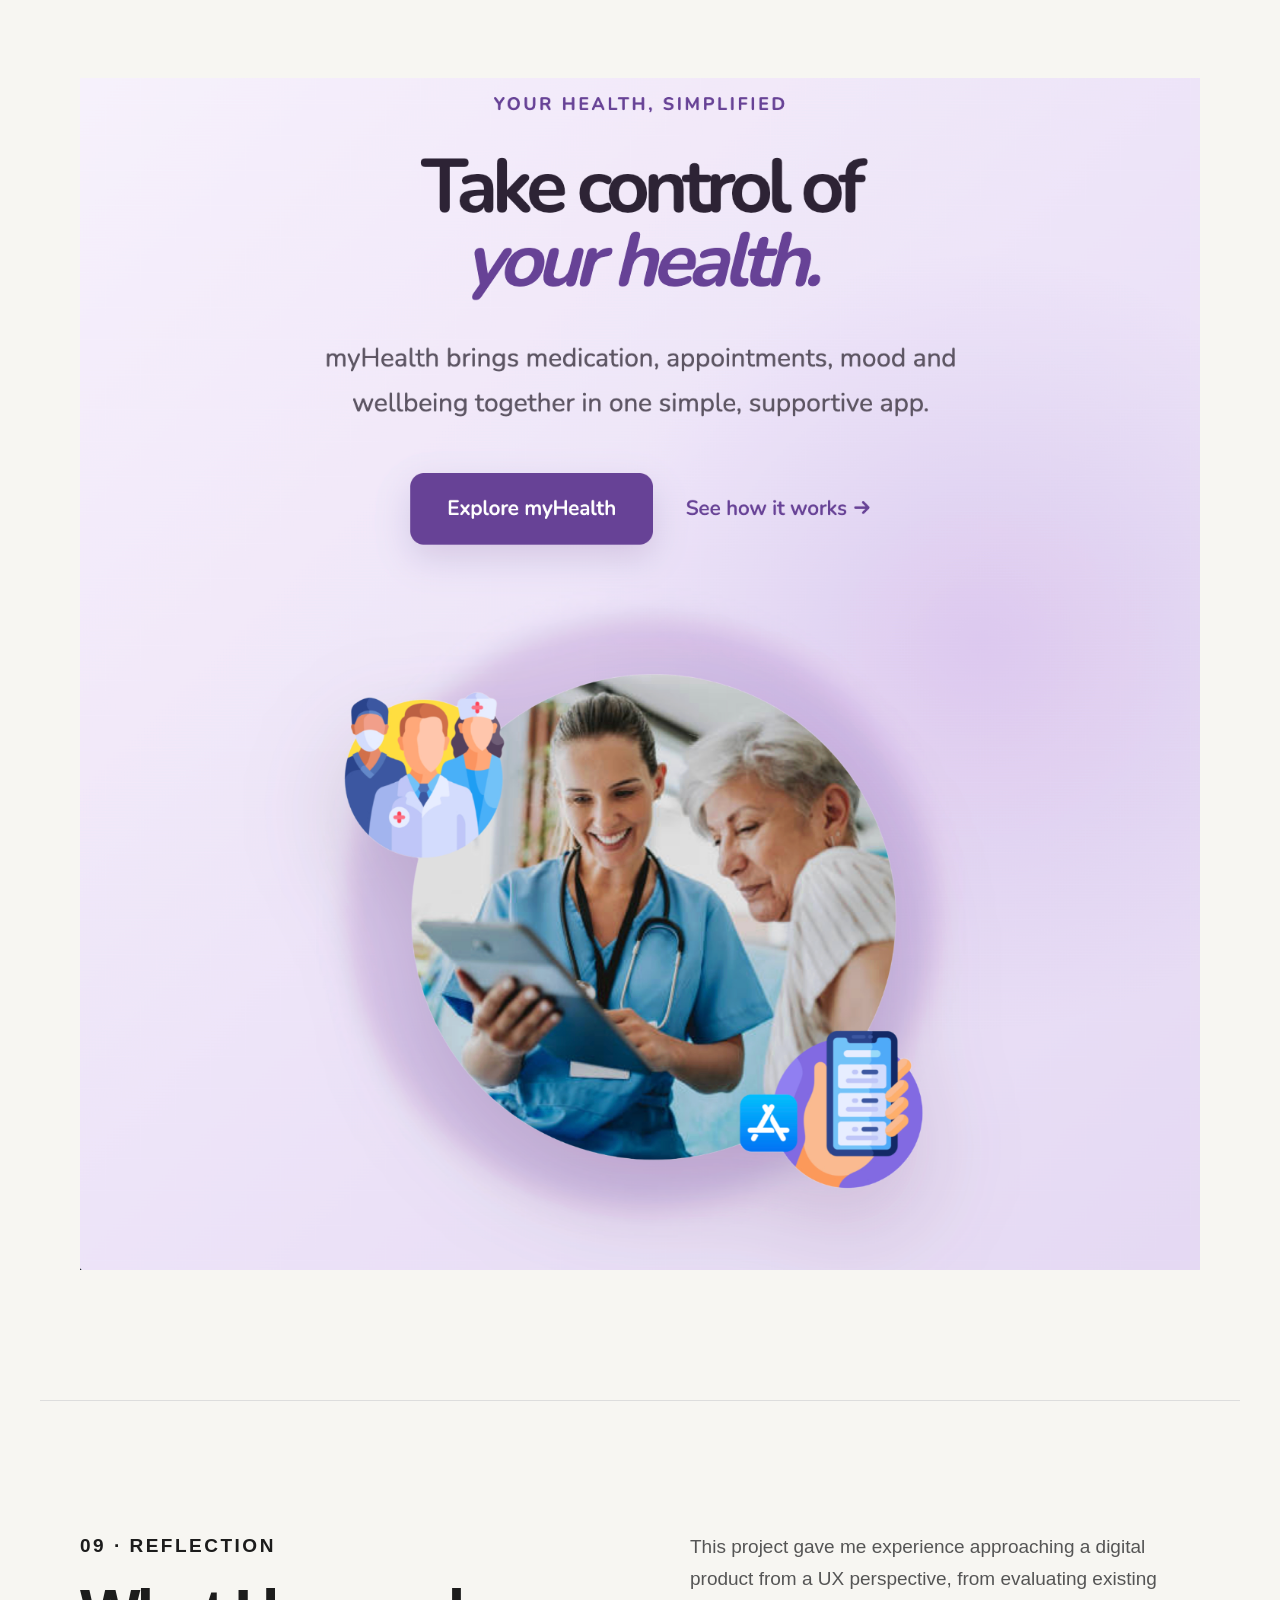
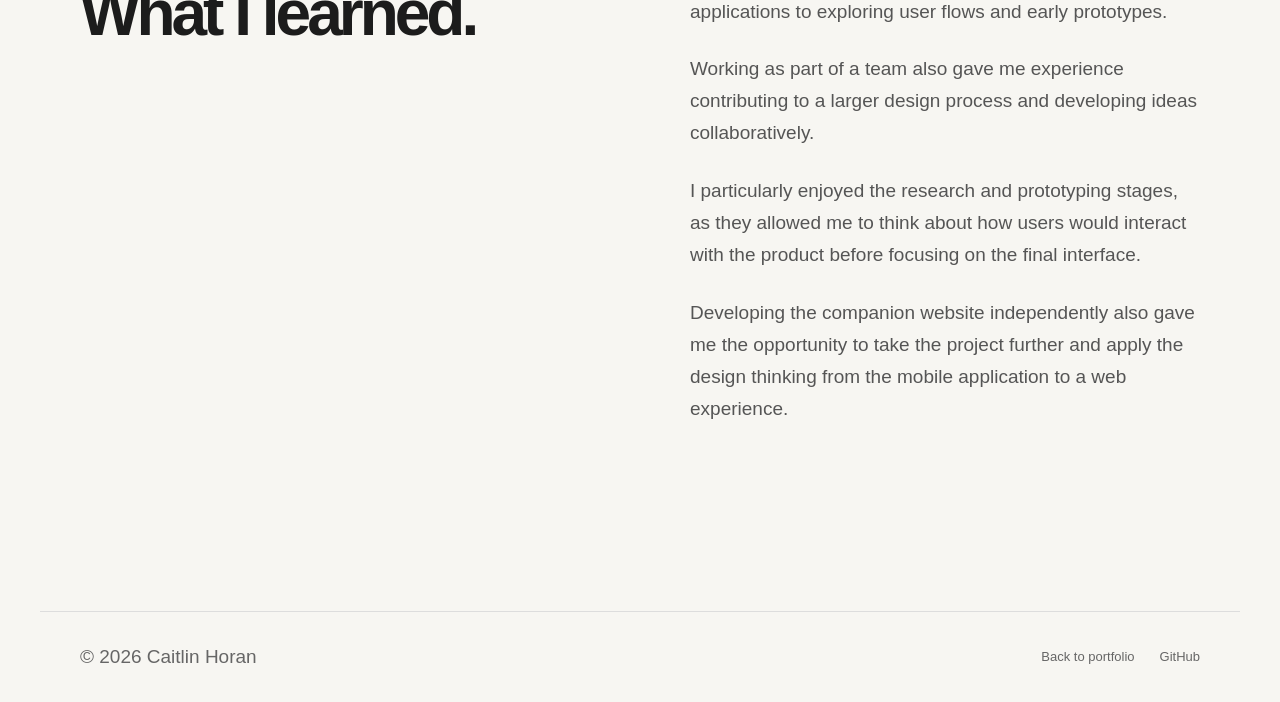
<file: health-app.html>
<!DOCTYPE html>
<html lang="en">

<head>
    <meta charset="UTF-8">
    <meta name="viewport" content="width=device-width, initial-scale=1.0">

    <title>Health App | Caitlin Horan</title>

    <link rel="stylesheet" href="style.css">
</head>

<body>

    <!-- HEADER -->

    <header class="site-header">

        <nav class="navbar">

            <a href="index.html" class="logo">
                CAITLIN HORAN.
            </a>

            <div class="nav-links">

                <a href="index.html#work">
                    Work
                </a>

                <a href="index.html#about">
                    About
                </a>

                <a href="index.html#skills">
                    Skills
                </a>


            </div>

            <a href="index.html#contact" class="nav-button">
                Let's Talk
            </a>

        </nav>

    </header>


    <main>


        <!-- CASE STUDY HERO -->

        <section class="case-hero">



            <h1>
                Health App
            </h1>

            <p class="case-intro">
                A collaborative mobile health application concept
                exploring how healthcare and wellness tools could be
                brought together into one intuitive experience for
                older adults.
            </p>

            <a
            href="https://www.figma.com/design/qjG1NWBd6YntCOfUN73JDb/Layout-Prototypes-2?node-id=0-1&t=gXgXTOuRYByFNwVY-1"
            class="prototype-button"
            target="_blank"
            style="margin-bottom: 20px;"
        >
            View Figma Prototype ↗
        </a>



            <div class="case-details">

                <div>
                    <span>PROJECT</span>
                    <strong>Mobile Health App</strong>
                </div>

                <div>
                    <span>MY ROLE</span>
                    <strong>UX Research · Prototyping</strong>
                </div>

                <div>
                    <span>TOOLS</span>
                    <strong>Figma · Paper Prototyping</strong>
                </div>

                <div>
                    <span>PROJECT TYPE</span>
                    <strong>Team Project</strong>
                </div>

            </div>

     
        </section>


<!-- SEE HOW IT WORKS -->
<section class="case-video-section">

    <div class="health-videos-container">

        <!-- Text -->
        <div class="health-video-intro">

            <h3>See how it works</h3>

            <p>
                The app was designed with accessibility and ease of use in mind.
                Clear navigation, simple layouts, readable text, and consistent
                interactions help make the experience easier to understand and
                use. UX decisions were focused on reducing complexity and
                supporting both patients and carers throughout the experience.
            </p>

        </div>


        <!-- Videos -->
        <div class="health-videos">

            <!-- Patient Side -->
            <div class="health-video-card">

                <h3>Patient’s Side</h3>

                <div class="health-video">
                    <video 
                        controls
                        playsinline
                        poster="images/mockup2.png"
                    >
                        <source src="videos/walkthrough.mp4" type="video/mp4">
                    </video>
                </div>

            </div>


            <!-- Carer Side -->
            <div class="health-video-card">

                <h3>Carer’s Side</h3>

                <div class="health-video">
                    <video 
                        controls
                        playsinline
                        poster="images/mockup1.png"
                    >
                        <source src="videos/carerside.mp4" type="video/mp4">
                    </video>
                </div>

            </div>

        </div>

    </div>

</section>


        <!-- OVERVIEW -->

        <section class="case-section">

            <div class="case-section-heading">

                <p class="section-label">
                    01 · OVERVIEW
                </p>

                <h2>
                    Designing a more
                    accessible health experience.
                </h2>

            </div>


            <div class="case-text">

                <p>
                    Our team focused on the healthcare and wellness
                    sector, specifically adults aged 65 and older.
                    We explored the challenges this demographic can
                    experience when managing ongoing health needs
                    and navigating outpatient care.
                </p>

                <p>
                    Older adults can be required to manage different
                    aspects of their healthcare, including appointment
                    scheduling, medication management and ongoing
                    health monitoring. We identified an opportunity
                    to explore a multi-modal mobile application that
                    could bring these experiences together.
                </p>

                <p>
                    Our concept included tools such as sleep tracking,
                    hydration reminders, meditation guidance, step
                    tracking and access to mental health support.
                    We also explored the possibility of connecting
                    carers, doctors and GPs through a supporting
                    interface to help manage outpatient care remotely.
                </p>

            </div>

        </section>


        <!-- RESEARCH -->



<section class="case-section">

    <div class="case-section-heading">

        <p class="section-label">
            02 · RESEARCH
        </p>

        <h2>
            Understanding the
            healthcare experience.
        </h2>

    </div>


    <div class="case-text">

        <p>
            Our research focused on the healthcare and
            wellness needs of adults aged 65 and older.
            We considered the different tasks users may
            need to manage as part of their everyday
            healthcare journey.
        </p>

        <p>
            This included areas such as appointment
            scheduling, medication management, health
            monitoring and maintaining general wellbeing.
            These considerations helped shape the direction
            of our proposed application.
        </p>

        <a
            href="https://www.figma.com/board/FoMhjdwskU5uDxBIg1AHGW/Team-Mace?node-id=0-1&t=JWEFPBTbKnFJPClC-1"
            class="prototype-button"
            target="_blank"
            rel="noopener noreferrer"
        >
            View Team Research Board ↗
        </a>

    </div>

</section>



        <!-- HEURISTIC EVALUATION -->

        <section class="case-section">

            <div class="case-section-heading">

                <p class="section-label">
                    03 · HEURISTIC EVALUATION
                </p>

                <h2>
                    Evaluating existing
                    healthcare experiences.
                </h2>

            </div>


            <div class="case-text">

                <p>
                    As part of my contribution to the project, I
                    carried out a heuristic evaluation of existing
                    healthcare applications.
                </p>

                <p>
                    I examined existing interfaces from a usability
                    perspective, looking at how clearly information
                    was presented and how users could navigate
                    different tasks within the applications.
                </p>

                <p>
                    The evaluation helped identify potential usability
                    issues and opportunities that could inform the
                    structure and experience of our own proposed
                    application.
                </p>

            </div>

        </section>

        <!-- USER PERSONAS -->

<section class="case-section">

    <div class="case-section-heading">

        <p class="section-label">
            04 · USER PERSONAS
        </p>

        <h2>
            Understanding our users.
        </h2>

    </div>

    <div class="case-text">

        <p>
            Based on our research, we developed user personas to
            represent the needs, behaviours and challenges of our
            target audience.
        </p>

        <p>
            The personas helped us consider how older adults might
            interact with a healthcare application and what could
            make the experience easier, clearer and more accessible.
        </p>

        <p>
            They gave the team a clear reference point throughout
            the design process and helped us make decisions based
            on the needs of our intended users.
        </p>

    </div>

    <div class="case-image-grid">

        <div class="case-grid-image">
            <img
                src="images/user-persona.png"
                alt="Health App user persona"
            >
        </div>

    </div>

</section>u


        <!-- USER FLOWS -->

<section class="case-section">

    <div class="case-section-heading">

        <p class="section-label">
            05 · USER FLOWS
        </p>

        <h2>
            Mapping the
            user journey.
        </h2>

    </div>


    <div class="case-text">

        <p>
            I worked on user flows to explore how users
            could move through the proposed application
            and access different healthcare and wellness
            features.
        </p>

        <p>
            Mapping the different journeys helped us think
            about the relationship between features and
            navigation before developing the more detailed
            interface designs.
        </p>

    </div>


    <!-- USER FLOW IMAGES -->

    <div class="case-image-grid user-flow-grid">

        <div class="case-grid-image">
            <img
                src="images/userflow0.png"
                alt="Health App user flow 1"
            >
        </div>

        <div class="case-grid-image">
            <img
                src="images/userflow1.png"
                alt="Health App user flow 2"
            >
        </div>

        <div class="case-grid-image">
            <img
                src="images/userflow2.png"
                alt="Health App user flow 3"
            >
        </div>

        <div class="case-grid-image">
            <img
                src="images/userflow3.png"
                alt="Health App user flow 4"
            >
        </div>

    </div>

</section>


        <!-- PAPER PROTOTYPING -->


<section class="case-section">

    <div class="case-section-heading">

        <p class="section-label">
            06 · PAPER PROTOTYPING
        </p>

        <h2>
            Exploring ideas
            through prototypes.
        </h2>

    </div>


    <div class="case-text">

        <p>
            I also worked on paper prototyping to explore
            possible layouts and interactions before moving
            into the final digital interface.
        </p>

        <p>
            Paper prototypes allowed us to quickly experiment
            with different ideas and consider how the main
            features of the application could work together.
        </p>

    </div>


    <!-- PAPER PROTOTYPE VIDEO -->

    <div class="case-video">

        <video controls playsinline>
            <source src="videos/paper-prototype.mp4" type="video/mp4">
            Your browser does not support the video tag.
        </video>

    </div>

</section>

        <!-- UI DESIGN -->

        <section class="case-section">

            <div class="case-section-heading">

                <p class="section-label">
                    07 · UI DESIGN
                </p>

                <h2>
                    Developing the
                    final interface.
                </h2>

            </div>


            <div class="case-text">

                <p>
                    Following the research, evaluation and early
                    prototyping stages, our team developed the
                    visual interface for the mobile application
                    in Figma.
                </p>

                <p>
                    The final concept brought together the different
                    healthcare and wellness features explored during
                    the project into a single mobile experience.
                </p>

            </div>


            <div class="case-image-grid">

                <div class="case-grid-image">

                    <img
                        src="images/health-app-page.png"
                        alt="Final Health App UI screens designed in Figma"
                    >

                </div>

            </div>

        </section>


        <!-- PROTOTYPE -->

        <section class="case-section">

            <div class="case-section-heading">

                <p class="section-label">
                    08 · PROTOTYPE
                </p>

                <h2>
                    Bringing the
                    interface to life.
                </h2>

            </div>


            <div class="case-text">

                <p>
                    The final screens were connected in Figma to
                    create an interactive prototype demonstrating
                    the main journeys through the application.
                </p>

                <p>
                    Prototyping allowed us to explore how the
                    different screens and features would work
                    together as one experience.
                </p>

            </div>


            <a
                href="https://www.figma.com/design/qjG1NWBd6YntCOfUN73JDb/Layout-Prototypes-2?node-id=0-1&t=gXgXTOuRYByFNwVY-1"
                class="prototype-button"
                target="_blank"
            >
                View Figma Prototype ↗
            </a>

        </section>


        <!-- COMPANION WEBSITE -->

        <section class="case-section">

            <div class="case-section-heading">

                <p class="section-label">
                    09 · COMPANION WEBSITE
                </p>

                <h2>
                    Extending the
                    experience to web.
                </h2>

            </div>


            <div class="case-text">

                <p>
                    Alongside the mobile application, I independently
                    designed and developed a companion website for
                    the Health App project.
                </p>

                <p>
                    This was an individual piece of work, allowing
                    me to take the visual direction of the mobile
                    concept and adapt it into a responsive web
                    experience.
                </p>

                <p>
                    This part of the project also allowed me to
                    combine my interest in UI/UX design with
                    front-end web development.
                </p>

            </div>


            <div class="case-image-grid">

                <div class="case-grid-image">

                    <img
                        src="images/health-app-website.png"
                        alt="Health App companion website designed and developed by Caitlin"
                    >

                </div>

            </div>

        </section>


        <!-- REFLECTION -->

        <section class="case-section case-reflection">

            <div class="case-section-heading">

                <p class="section-label">
                    09 · REFLECTION
                </p>

                <h2>
                    What I learned.
                </h2>

            </div>


            <div class="case-text">

                <p>
                    This project gave me experience approaching a
                    digital product from a UX perspective, from
                    evaluating existing applications to exploring
                    user flows and early prototypes.
                </p>

                <p>
                    Working as part of a team also gave me experience
                    contributing to a larger design process and
                    developing ideas collaboratively.
                </p>

                <p>
                    I particularly enjoyed the research and
                    prototyping stages, as they allowed me to think
                    about how users would interact with the product
                    before focusing on the final interface.
                </p>

                <p>
                    Developing the companion website independently
                    also gave me the opportunity to take the project
                    further and apply the design thinking from the
                    mobile application to a web experience.
                </p>

            </div>

        </section>


    </main>


    <!-- FOOTER -->

    <footer>

        <p>
            © 2026 Caitlin Horan
        </p>

        <div class="footer-links">

            <a href="index.html">
                Back to portfolio
            </a>

            <a
                href="https://github.com/N00242400"
                target="_blank"
                rel="noopener noreferrer"
            >
                GitHub
            </a>

        </div>

    </footer>


</body>

</html>
</file>
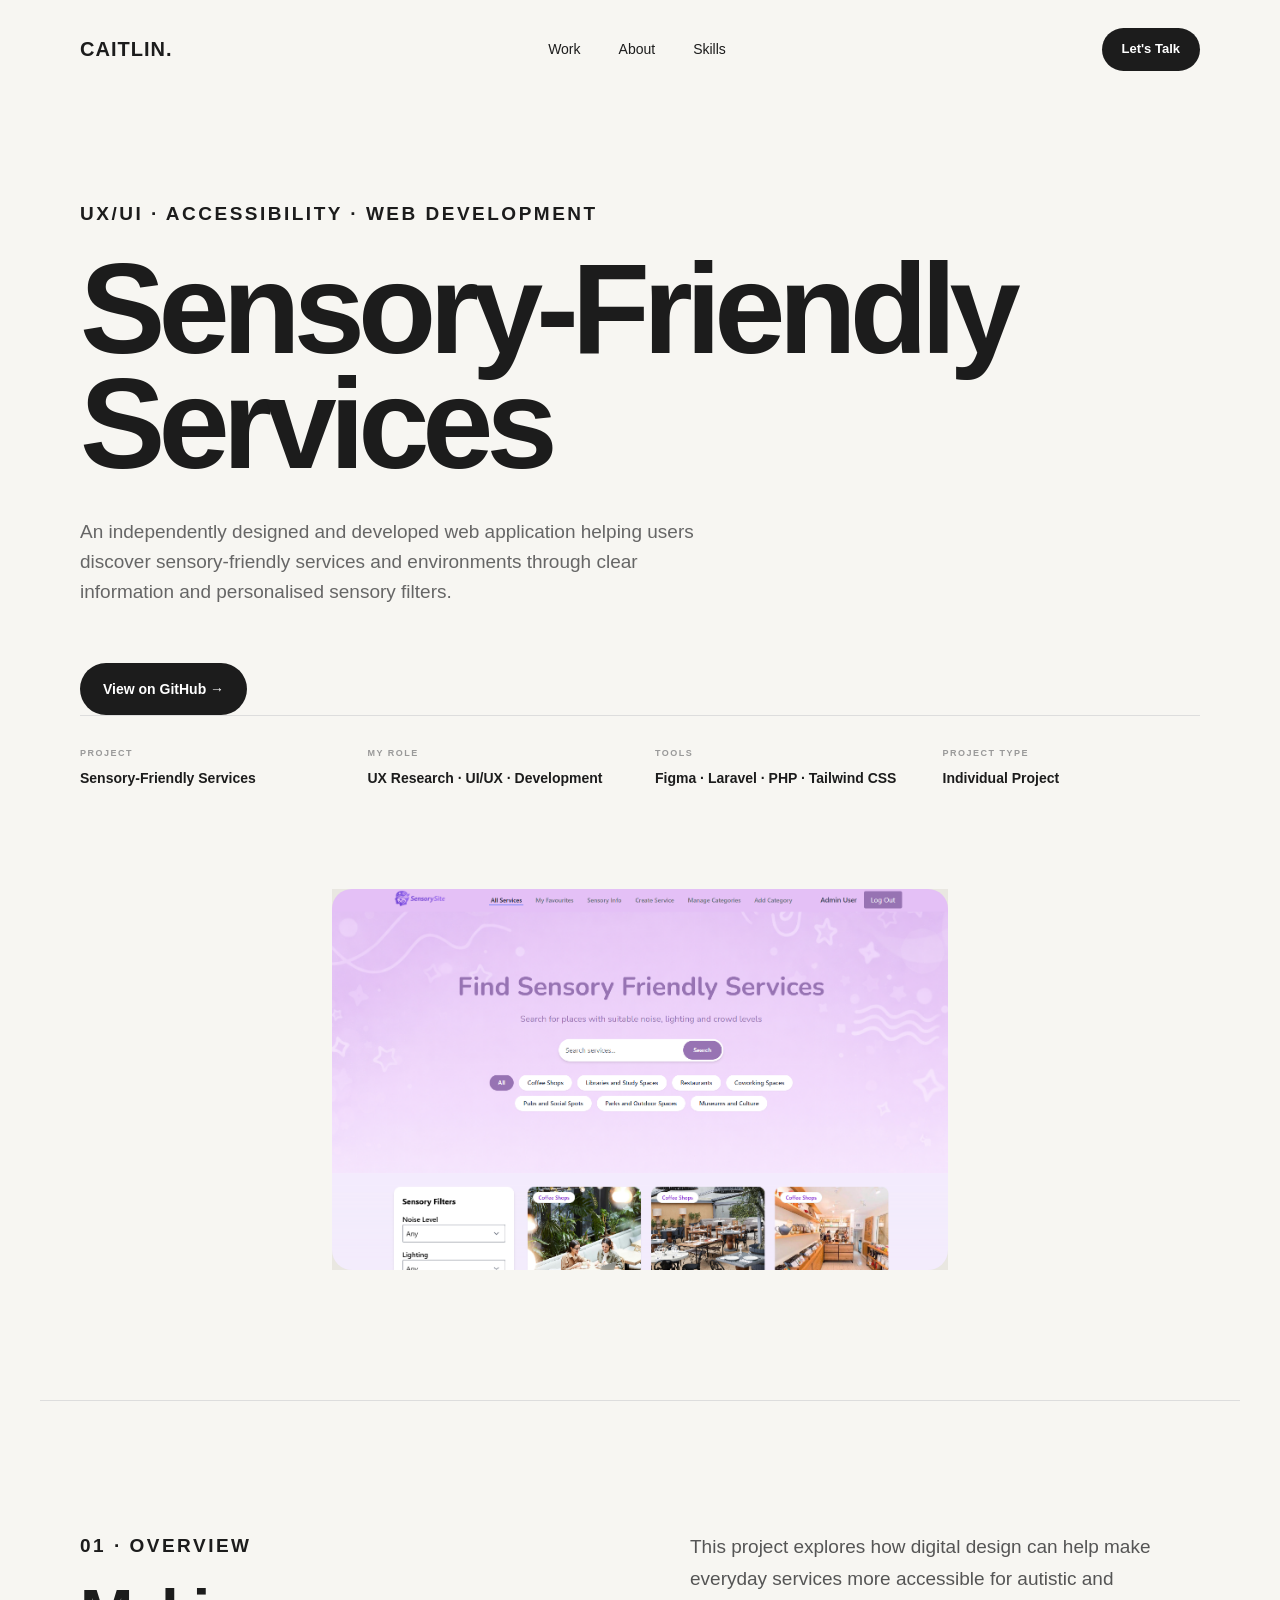
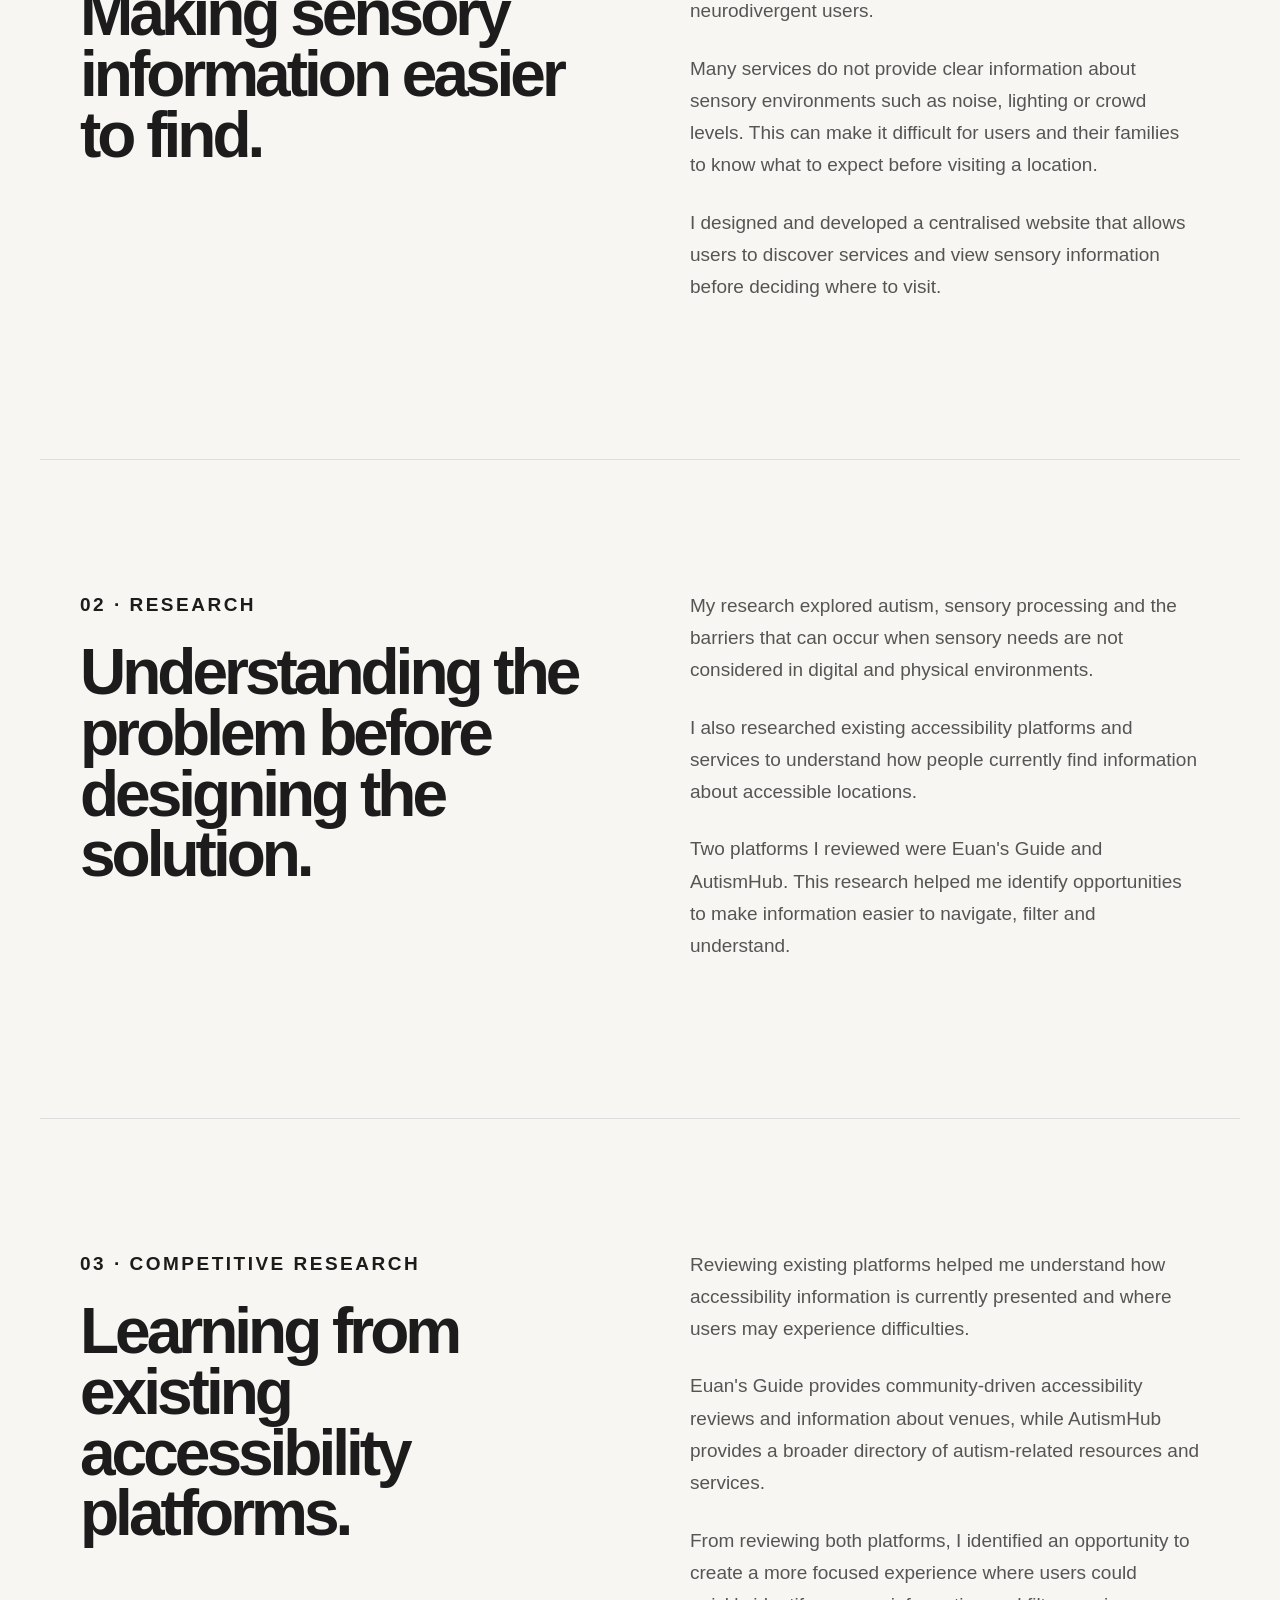
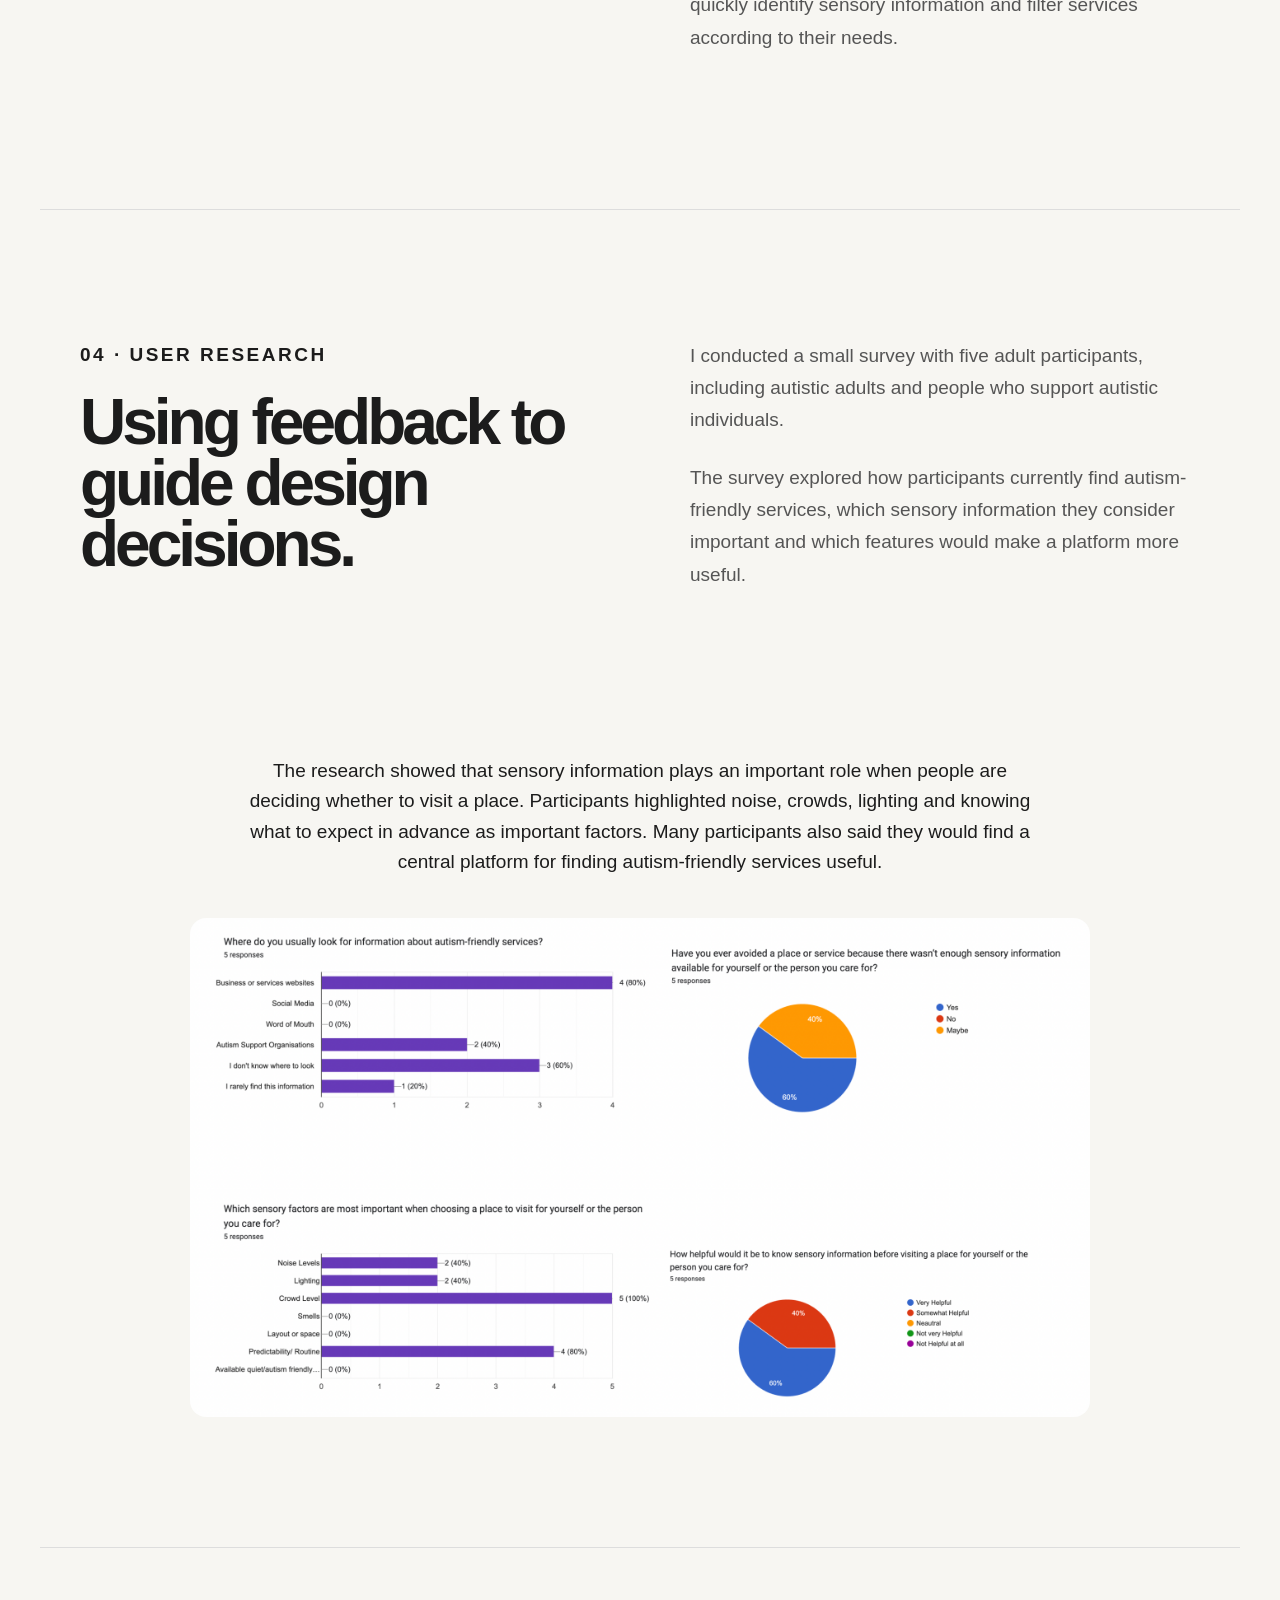
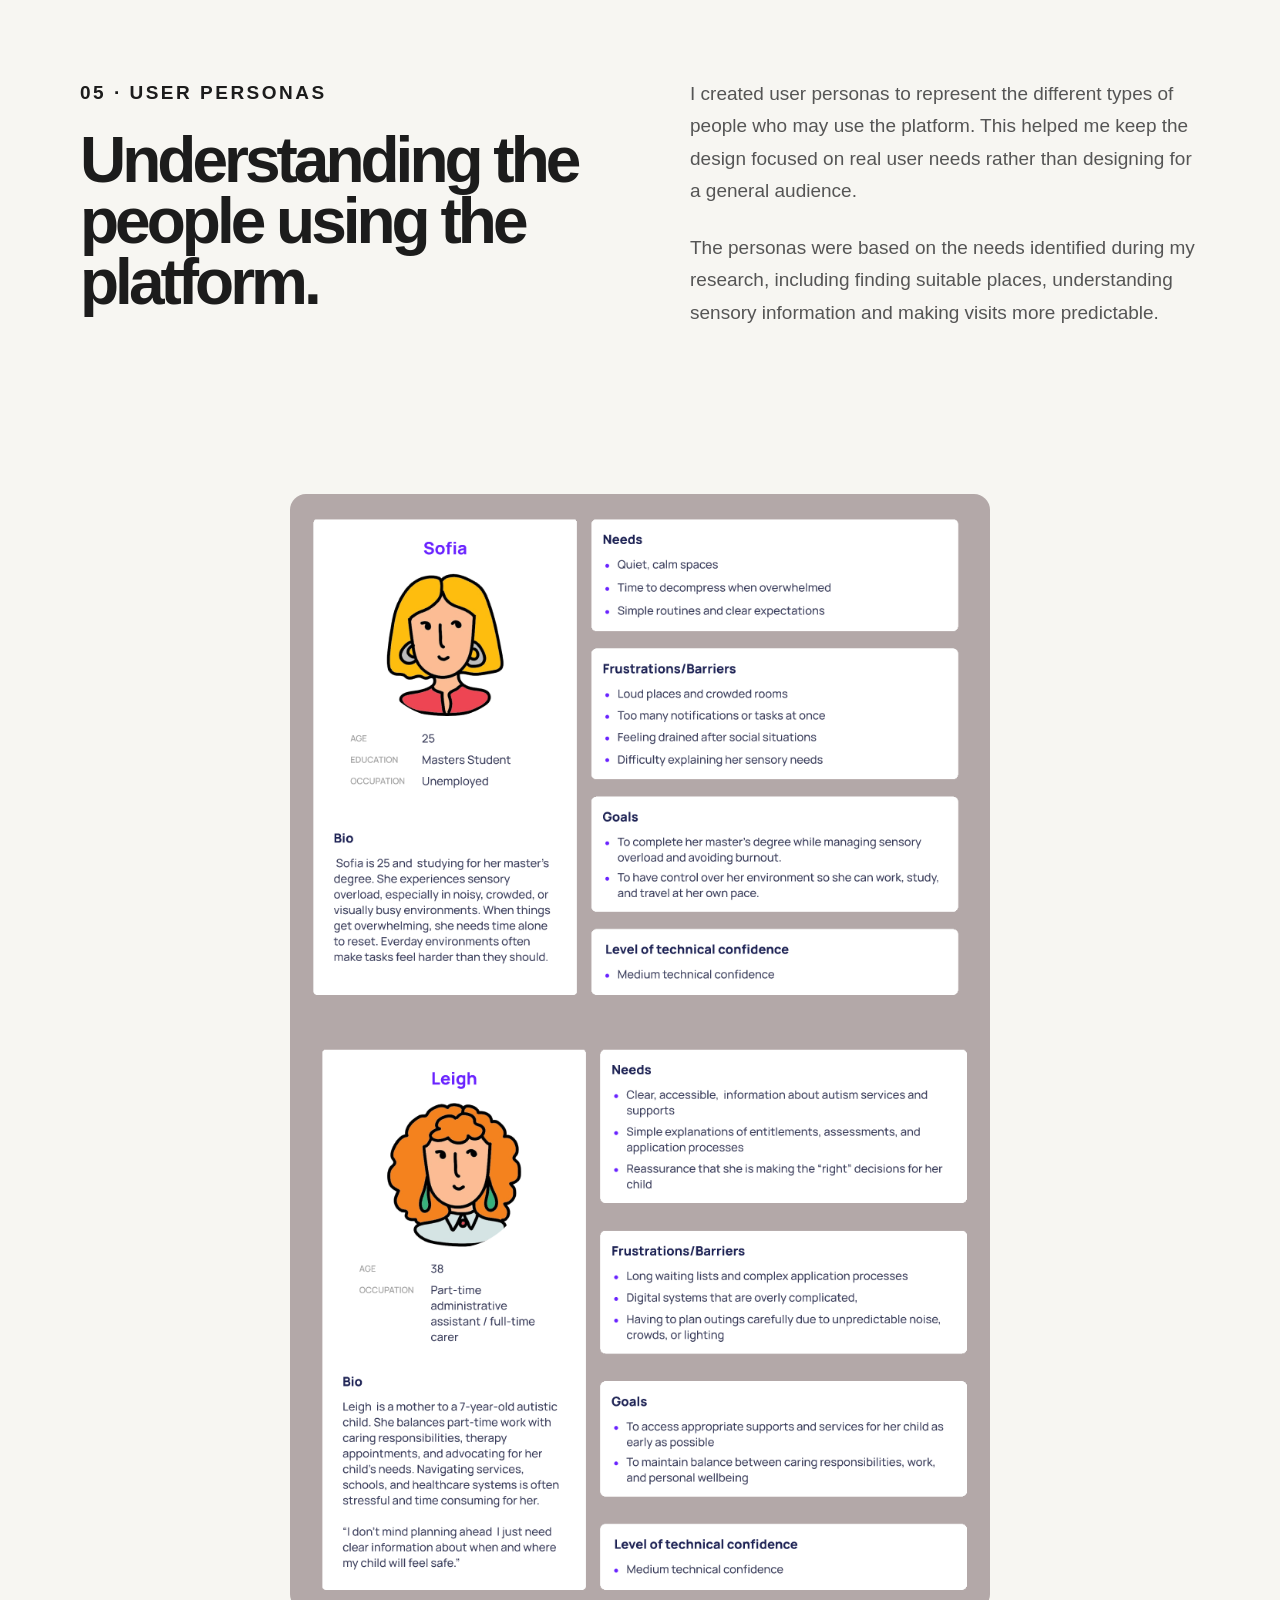
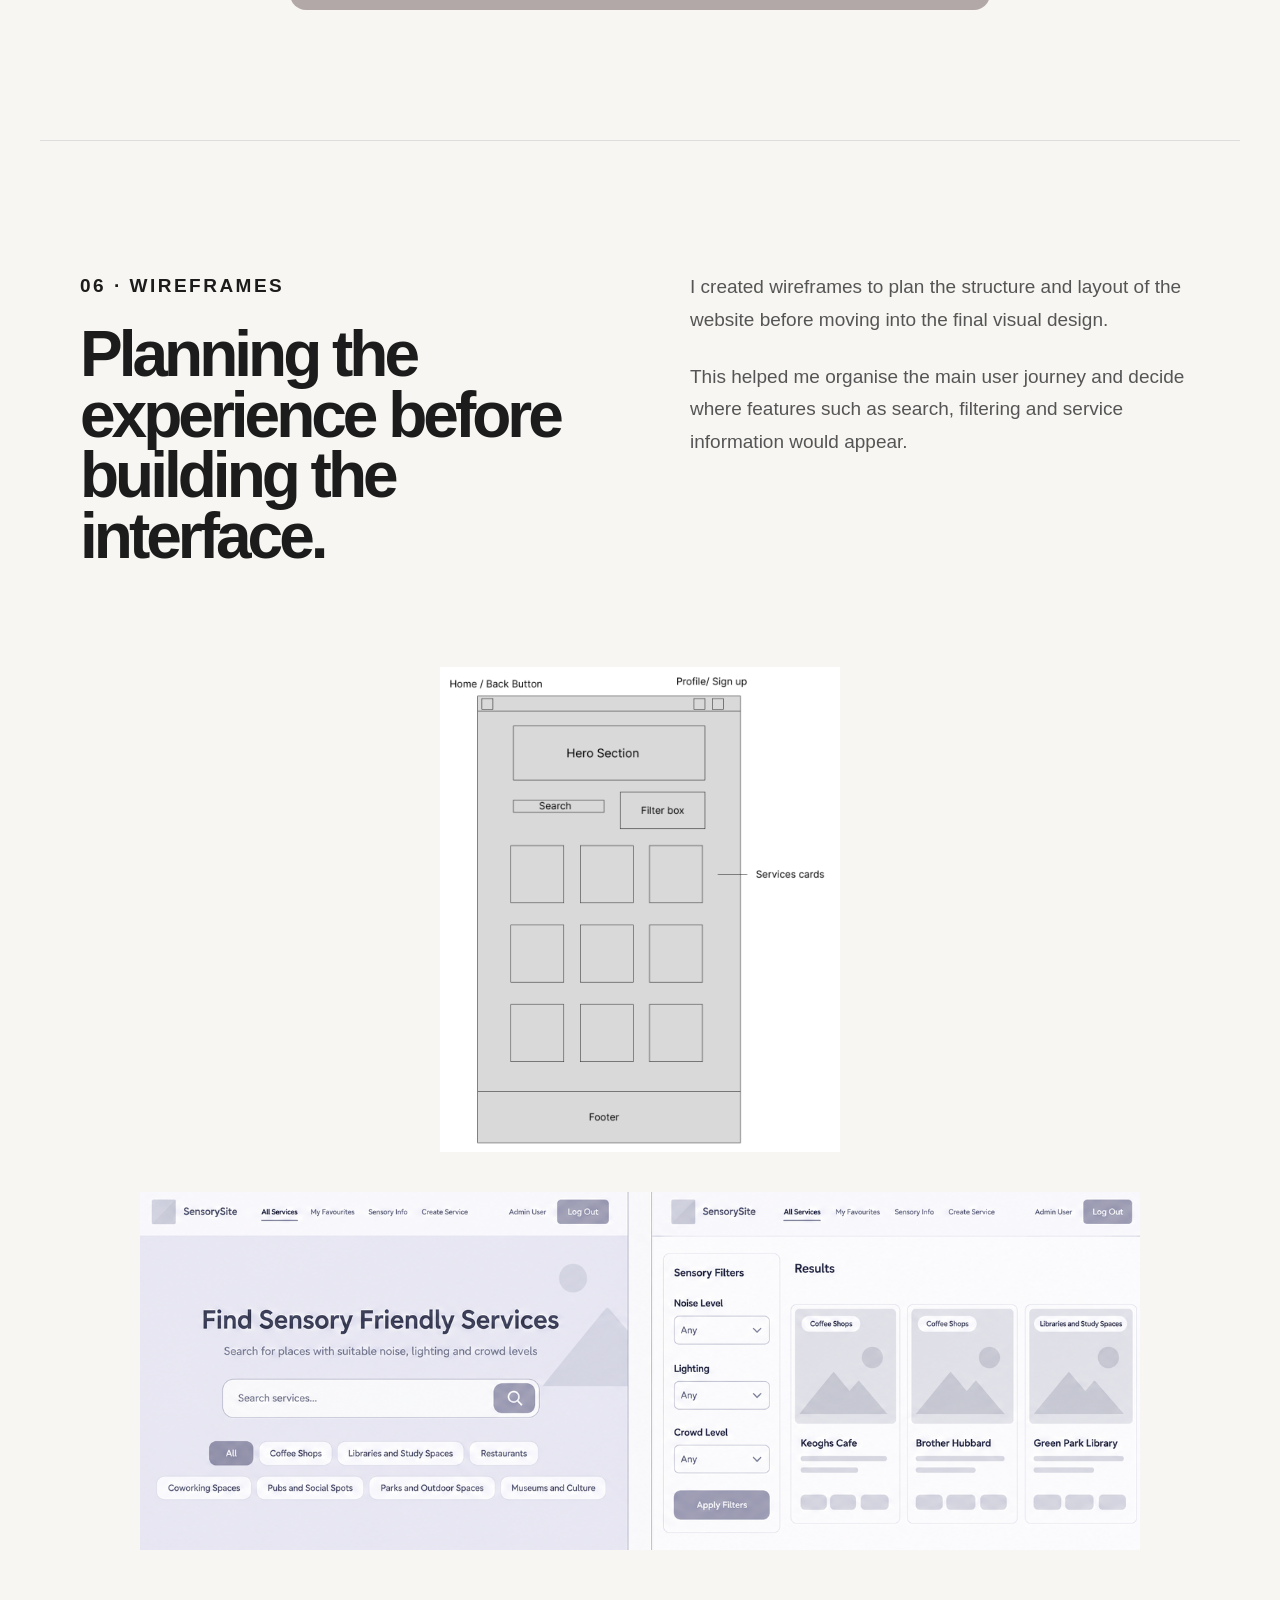
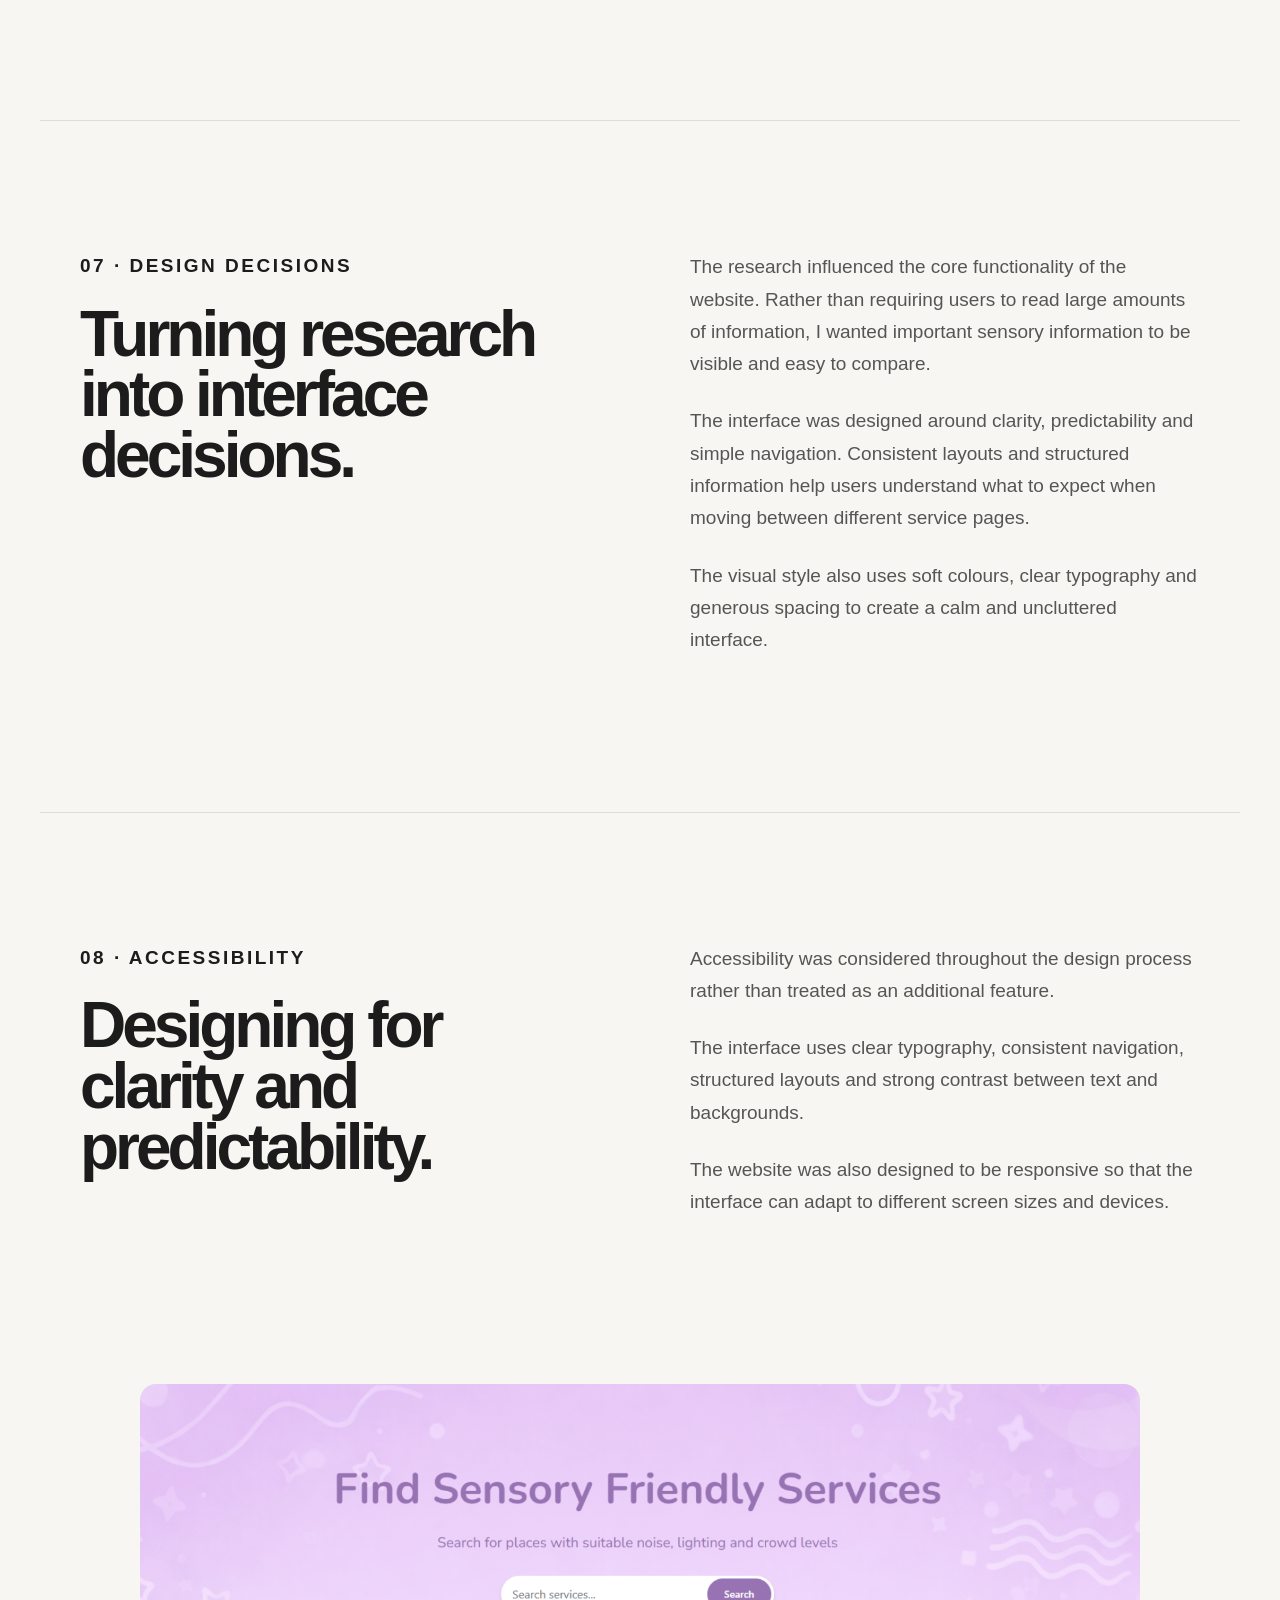
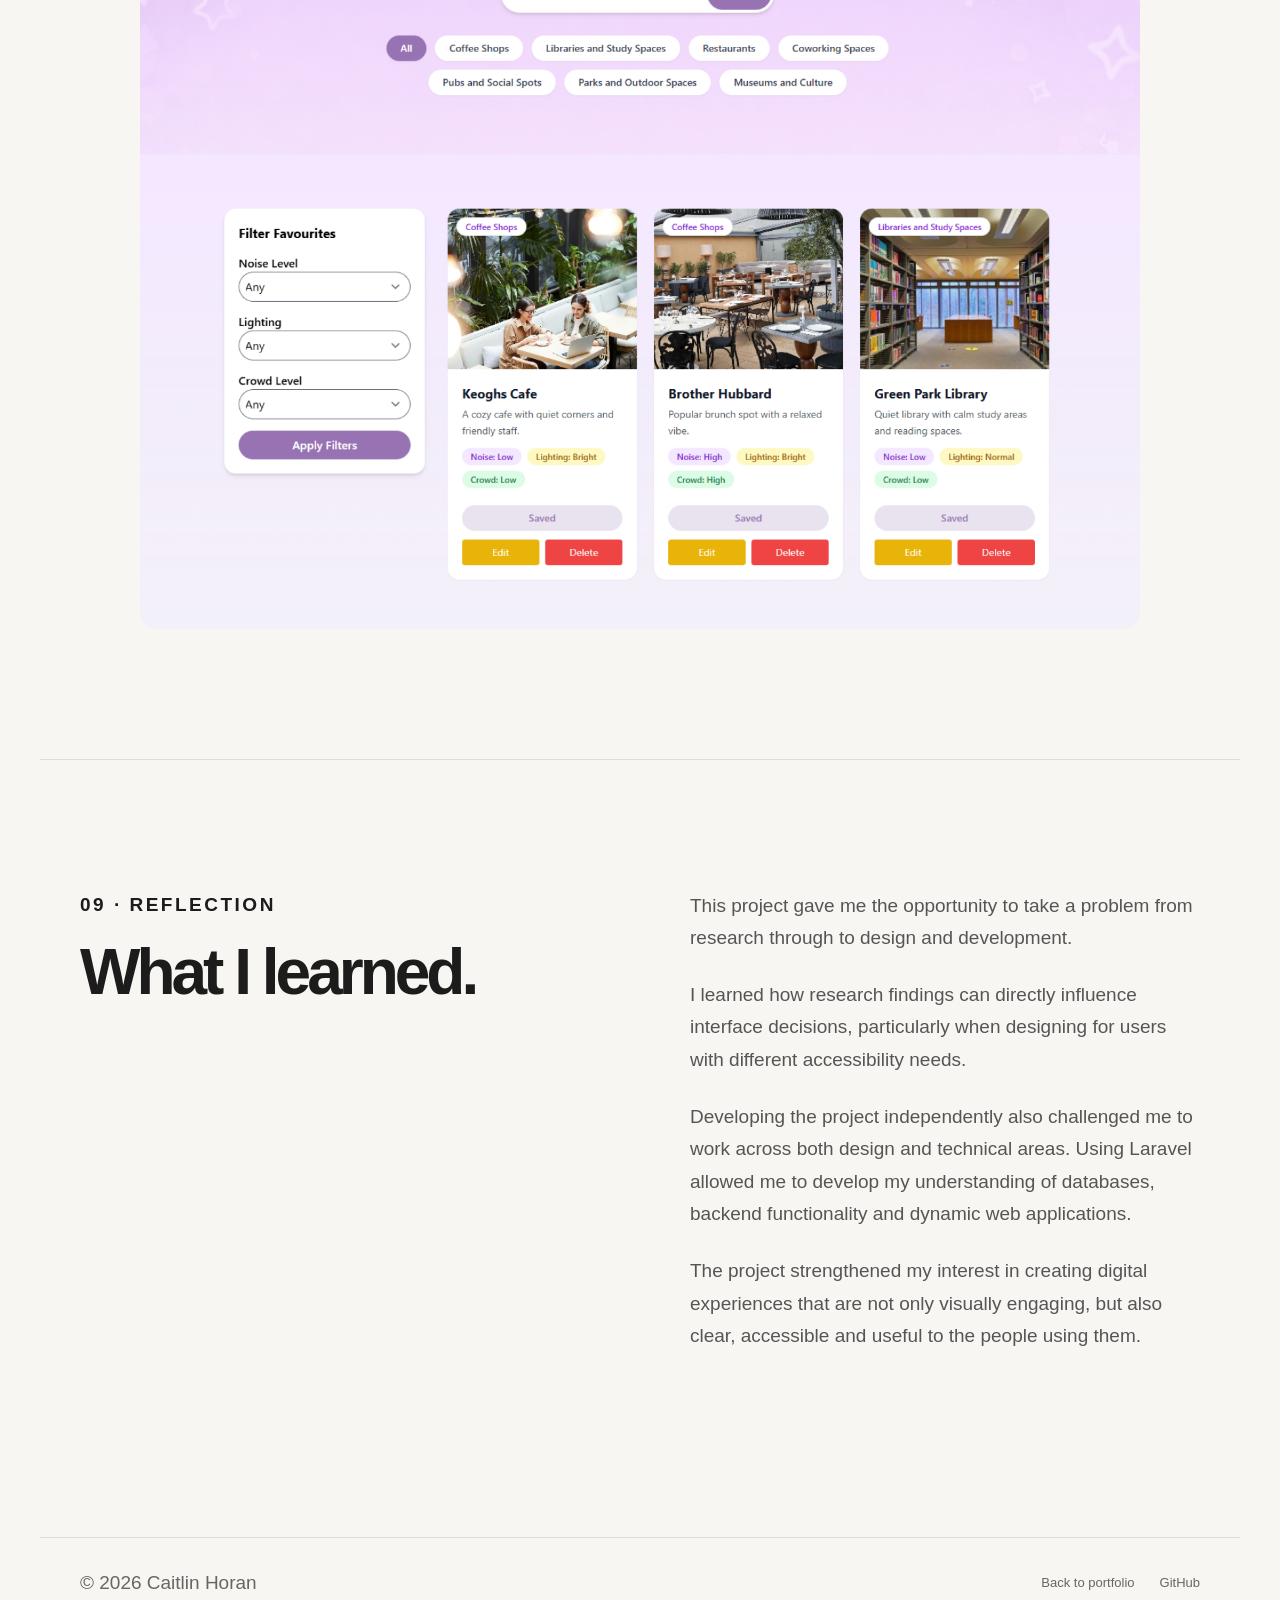
<file: sensory-website.html>
<!DOCTYPE html>
<html lang="en">

<head>
    <meta charset="UTF-8">
    <meta name="viewport" content="width=device-width, initial-scale=1.0">

    <title>Sensory-Friendly Services | Caitlin Horan</title>

    <link rel="stylesheet" href="style.css">
</head>

<body>

    <!-- HEADER -->

    <header class="site-header">

        <nav class="navbar">

            <a href="index.html" class="logo">
                CAITLIN.
            </a>

            <div class="nav-links">
                <a href="index.html#work">Work</a>
                <a href="index.html#about">About</a>
                <a href="index.html#skills">Skills</a>
        
            </div>

            <a href="index.html#contact" class="nav-button">
                Let's Talk
            </a>

        </nav>

    </header>


    <main>

        <!-- CASE STUDY HERO -->

        <section class="case-hero">

            <p class="section-label">
                UX/UI · ACCESSIBILITY · WEB DEVELOPMENT
            </p>

            <h1>
                Sensory-Friendly Services
            </h1>

            <p class="case-intro">
                An independently designed and developed web application
                helping users discover sensory-friendly services and
                environments through clear information and personalised
                sensory filters.
            </p>
            <a
    href="https://github.com/N00242400/SoftwareProject.git"
    class="prototype-button"
    target="_blank"
    rel="noopener noreferrer"
>
    View on GitHub →
</a>


            <div class="case-details">

                <div>
                    <span>PROJECT</span>
                    <strong>Sensory-Friendly Services</strong>
                </div>

                <div>
                    <span>MY ROLE</span>
                    <strong>UX Research · UI/UX · Development</strong>
                </div>

                <div>
                    <span>TOOLS</span>
                    <strong>Figma · Laravel · PHP · Tailwind CSS</strong>
                </div>
                

                <div>
                    <span>PROJECT TYPE</span>
                    <strong>Individual Project</strong>
                </div>

            </div>
            

        </section>


        <!-- HERO IMAGE -->

        <section class="case-image-section">

            <div class="large-case-image">

                <img
                    src="images/sensory-website.png"
                    alt="Sensory-Friendly Services website"
                >

            </div>

        </section>


        <!-- OVERVIEW -->

        <section class="case-section">

            <div class="case-section-heading">

                <p class="section-label">
                    01 · OVERVIEW
                </p>

                <h2>
                    Making sensory information
                    easier to find.
                </h2>

            </div>


            <div class="case-text">

                <p>
                    This project explores how digital design can help make
                    everyday services more accessible for autistic and
                    neurodivergent users.
                </p>

                <p>
                    Many services do not provide clear information about
                    sensory environments such as noise, lighting or crowd
                    levels. This can make it difficult for users and their
                    families to know what to expect before visiting a
                    location.
                </p>

                <p>
                    I designed and developed a centralised website that
                    allows users to discover services and view sensory
                    information before deciding where to visit.
                </p>

            </div>

        </section>


        <!-- RESEARCH -->

        <section class="case-section">

            <div class="case-section-heading">

                <p class="section-label">
                    02 · RESEARCH
                </p>

                <h2>
                    Understanding the problem
                    before designing the solution.
                </h2>

            </div>


            <div class="case-text">

                <p>
                    My research explored autism, sensory processing and the
                    barriers that can occur when sensory needs are not
                    considered in digital and physical environments.
                </p>

                <p>
                    I also researched existing accessibility platforms and
                    services to understand how people currently find
                    information about accessible locations.
                </p>

                <p>
                    Two platforms I reviewed were Euan's Guide and
                    AutismHub. This research helped me identify opportunities
                    to make information easier to navigate, filter and
                    understand.
                </p>

            </div>

        </section>


        <!-- COMPETITIVE RESEARCH -->

        <section class="case-section">

            <div class="case-section-heading">

                <p class="section-label">
                    03 · COMPETITIVE RESEARCH
                </p>

                <h2>
                    Learning from existing
                    accessibility platforms.
                </h2>

            </div>


            <div class="case-text">

                <p>
                    Reviewing existing platforms helped me understand how
                    accessibility information is currently presented and
                    where users may experience difficulties.
                </p>

                <p>
                    Euan's Guide provides community-driven accessibility
                    reviews and information about venues, while AutismHub
                    provides a broader directory of autism-related resources
                    and services.
                </p>

                <p>
                    From reviewing both platforms, I identified an
                    opportunity to create a more focused experience where
                    users could quickly identify sensory information and
                    filter services according to their needs.
                </p>

            </div>

        </section>


        <!-- USER RESEARCH -->

        <section class="case-section">

            <div class="case-section-heading">

                <p class="section-label">
                    04 · USER RESEARCH
                </p>

                <h2>
                    Using feedback to guide
                    design decisions.
                </h2>

            </div>


            <div class="case-text">

                <p>
                    I conducted a small survey with five adult participants,
                    including autistic adults and people who support autistic
                    individuals.
                </p>

                <p>
                    The survey explored how participants currently find
                    autism-friendly services, which sensory information they
                    consider important and which features would make a
                    platform more useful.
                </p>

            </div>




<!-- INTERVIEW RESULTS -->

<div class="research-results">

    <p>
        The research showed that sensory information plays an important role
        when people are deciding whether to visit a place. Participants
        highlighted noise, crowds, lighting and knowing what to expect in
        advance as important factors. Many participants also said they
        would find a central platform for finding autism-friendly services
        useful.
    </p>

    <img
        src="images/results.png"
        alt="Interview and survey results"
    >

</div>

</section>


<!-- USER PERSONAS -->

<section class="case-section">

    <div class="case-section-heading">

        <p class="section-label">
            05 · USER PERSONAS
        </p>

        <h2>
            Understanding the people
            using the platform.
        </h2>

    </div>


    <div class="case-text">

        <p>
            I created user personas to represent the different types of
            people who may use the platform. This helped me keep the design
            focused on real user needs rather than designing for a general
            audience.
        </p>

        <p>
            The personas were based on the needs identified during my
            research, including finding suitable places, understanding
            sensory information and making visits more predictable.
        </p>

    </div>


    <!-- USER PERSONAS IMAGE -->

    <div class="persona-image">

        <img
            src="images/userpersona.png"
            alt="User personas created for the Sensory-Friendly Services project"
        >

    </div>

</section>


  <!-- WIREFRAMES -->

<section class="case-section">

    <div class="case-section-heading">

        <p class="section-label">
            06 · WIREFRAMES
        </p>

        <h2>
            Planning the experience
            before building the interface.
        </h2>

    </div>


    <div class="case-text">

        <p>
            I created wireframes to plan the structure and layout of the
            website before moving into the final visual design.
        </p>

        <p>
            This helped me organise the main user journey and decide where
            features such as search, filtering and service information
            would appear.
        </p>

    </div>


    <!-- WIREFRAME IMAGE -->

    <div class="wireframe-image">

        <img
            src="images/wireframe.png"
            alt="Wireframes for the Sensory-Friendly Services website"
        >

        <img
        src="images/wireframe2.png"
        alt="Wireframes for the Sensory-Friendly Services website"
    >

    </div>


</section>


        <!-- DESIGN DECISIONS -->

        <section class="case-section">

            <div class="case-section-heading">

                <p class="section-label">
                    07 · DESIGN DECISIONS
                </p>

                <h2>
                    Turning research into
                    interface decisions.
                </h2>

            </div>


            <div class="case-text">

                <p>
                    The research influenced the core functionality of the
                    website. Rather than requiring users to read large
                    amounts of information, I wanted important sensory
                    information to be visible and easy to compare.
                </p>

                <p>
                    The interface was designed around clarity, predictability
                    and simple navigation. Consistent layouts and structured
                    information help users understand what to expect when
                    moving between different service pages.
                </p>

                <p>
                    The visual style also uses soft colours, clear typography
                    and generous spacing to create a calm and uncluttered
                    interface.
                </p>

            </div>

        </section>


        <!-- ACCESSIBILITY -->

        <section class="case-section">

            <div class="case-section-heading">
        
                <p class="section-label">
                    08 · ACCESSIBILITY
                </p>
        
                <h2>
                    Designing for clarity
                    and predictability.
                </h2>
        
            </div>
        
        
            <div class="case-text">
        
                <p>
                    Accessibility was considered throughout the design
                    process rather than treated as an additional feature.
                </p>
        
                <p>
                    The interface uses clear typography, consistent
                    navigation, structured layouts and strong contrast
                    between text and backgrounds.
                </p>
        
                <p>
                    The website was also designed to be responsive so that
                    the interface can adapt to different screen sizes and
                    devices.
                </p>
        
            </div>
        
        
            <!-- ACCESSIBILITY IMAGE -->
        
            <div class="accessibility-image">
        
                <img
                    src="images/websitefinal.png"
                    alt="Accessibility features of the Sensory-Friendly Services website"
                >
        
            </div>
        
        </section>


        <!-- REFLECTION -->

        <section class="case-section case-reflection">

            <div class="case-section-heading">

                <p class="section-label">
                    09 · REFLECTION
                </p>

                <h2>
                    What I learned.
                </h2>

            </div>


            <div class="case-text">

                <p>
                    This project gave me the opportunity to take a problem
                    from research through to design and development.
                </p>

                <p>
                    I learned how research findings can directly influence
                    interface decisions, particularly when designing for
                    users with different accessibility needs.
                </p>

                <p>
                    Developing the project independently also challenged me
                    to work across both design and technical areas. Using
                    Laravel allowed me to develop my understanding of
                    databases, backend functionality and dynamic web
                    applications.
                </p>

                <p>
                    The project strengthened my interest in creating digital
                    experiences that are not only visually engaging, but
                    also clear, accessible and useful to the people using
                    them.
                </p>

            </div>

        </section>


    </main>


    <!-- FOOTER -->

    <footer>

        <p>
            © 2026 Caitlin Horan
        </p>

        <div class="footer-links">

            <a href="index.html">
                Back to portfolio
            </a>

            <a
                href="https://github.com/N00242400"
                target="_blank"
                rel="noopener noreferrer"
            >
                GitHub
            </a>

        </div>

    </footer>


</body>

</html>
</file>
<file: style.css>
/* ==============================
   RESET
============================== */

* {
    margin: 0;
    padding: 0;
    box-sizing: border-box;
}

html {
    scroll-behavior: smooth;
}

body {
    font-family: Arial, Helvetica, sans-serif;
    background: #f7f6f2;
    color: #1c1c1c;
    line-height: 1.6;
}



a {
    color: inherit;
    text-decoration: none;
}


/* ==============================
   GENERAL
============================== */

section {
    max-width: 1200px;
    margin: 0 auto;
    padding: 130px 40px;
}

.section-label {
    font-size: 11px;
    font-weight: 700;
    letter-spacing: 2.5px;
    margin-bottom: 22px;
}

h2 {
    font-size: clamp(45px, 5vw, 70px);
    line-height: 0.95;
    letter-spacing: -4px;
}


/* ==============================
   NAVIGATION
============================== */

.site-header {
    width: 100%;
    position: relative;
    z-index: 10;
}

.navbar {
    max-width: 1200px;
    margin: 0 auto;
    padding: 28px 40px;

    display: flex;
    align-items: center;
    justify-content: space-between;
}

.logo {
    font-size: 20px;
    font-weight: 800;
    letter-spacing: 1px;
}

.nav-links {
    display: flex;
    align-items: center;
    gap: 38px;
}

.nav-links a {
    font-size: 14px;
    font-weight: 500;

    transition: opacity 0.2s ease;
}

.nav-links a:hover {
    opacity: 0.45;
}

.nav-button {
    background: #1c1c1c;
    color: white;

    padding: 11px 20px;

    border-radius: 50px;

    font-size: 13px;
    font-weight: 600;

    transition:
        transform 0.2s ease,
        background 0.2s ease;
}

.nav-button:hover {
    transform: translateY(-2px);
    background: #444;
}


/* ==============================
   HERO
============================== */

.hero {
    min-height: 82vh;
    position: relative;

    display: flex;
    align-items: center;
}

.hero-text {
    max-width: 900px;
}

.intro {
    font-size: 11px;
    font-weight: 700;
    letter-spacing: 2.5px;
    margin-bottom: 28px;
}

h1 {
    font-size: clamp(60px, 8vw, 110px);
    line-height: 0.92;
    letter-spacing: -6px;
    font-weight: 700;
    margin-bottom: 35px;
}

h1 span {
    display: block;
    font-style: italic;
    font-weight: 400;
}

.description {
    max-width: 590px;

    font-size: 22px;
    line-height: 1.6;

    color: #555;

    margin-bottom: 35px;
}

.hero-actions {
    display: flex;
    align-items: center;
    gap: 28px;
}

.button {
    display: inline-block;

    background: #1c1c1c;
    color: white;

    padding: 15px 25px;

    font-size: 14px;
    font-weight: 600;

    border-radius: 50px;

    transition:
        transform 0.2s ease,
        background 0.2s ease;
}

.button:hover {
    transform: translateY(-3px);
    background: #444;
}

.text-link {
    font-size: 14px;
    font-weight: 600;

    transition: opacity 0.2s ease;
}

.text-link:hover {
    opacity: 0.5;
}

.hero-number {
    position: absolute;

    right: 40px;
    bottom: 70px;

    display: flex;
    flex-direction: column;
    align-items: flex-end;

    color: #999;
}

.hero-number span {
    font-size: 70px;
    line-height: 1;

    font-weight: 700;
    letter-spacing: -4px;

    color: #dedbd2;
}

.hero-number p {
    margin-top: 8px;

    font-size: 9px;
    font-weight: 700;

    letter-spacing: 2px;
    line-height: 1.5;

    text-align: right;
}


/* ==============================
   SELECTED WORK
============================== */

.work {
    border-top: 1px solid #ddd;
}

.section-heading {
    display: flex;
    justify-content: space-between;
    align-items: flex-end;

    margin-bottom: 65px;
}

.section-heading h2 {
    max-width: 700px;
}

.section-intro {
    max-width: 280px;

    color: #777;

    font-size: 14px;
    line-height: 1.6;
}


/* ==============================
   PROJECTS
============================== */

.projects {
    display: grid;

    grid-template-columns: repeat(2, 1fr);

    gap: 70px 35px;
}

.project-card {
    cursor: pointer;
}

.project-image-link {
    display: block;
}

.project-image {
    position: relative;

    height: 500px;

    overflow: hidden;

    background: #dedbd2;
}

.project-image img {
    width: 100%;
    height: 100%;

    object-fit: cover;

    display: block;

    transition: transform 0.6s ease;
}

.project-card:hover .project-image img {
    transform: scale(1.04);
}

.project-number {
    position: absolute;

    left: 25px;
    bottom: 25px;

    z-index: 2;

    color: white;

    font-size: 14px;
    font-weight: 700;

    text-shadow:
        0 1px 5px rgba(0, 0, 0, 0.4);
}

.project-overlay {
    position: absolute;

    right: 25px;
    bottom: 25px;

    z-index: 2;

    background: white;
    color: #1c1c1c;

    padding: 11px 16px;

    border-radius: 50px;

    font-size: 12px;
    font-weight: 600;

    opacity: 0;

    transform: translateY(8px);

    transition:
        opacity 0.3s ease,
        transform 0.3s ease;
}

.project-card:hover .project-overlay {
    opacity: 1;

    transform: translateY(0);
}

.project-info {
    padding-top: 22px;
}

.project-type {
    font-size: 10px;

    font-weight: 700;

    letter-spacing: 1.5px;

    margin-bottom: 8px;
}

.project-info h3 {
    font-size: 30px;

    letter-spacing: -1px;

    margin-bottom: 9px;
}

.project-info > p:last-child {
    color: #666;

    max-width: 520px;

    font-size: 15px;
}


/* ==============================
   ABOUT
============================== */

.about {
    border-top: 1px solid #ddd;
}

.about-grid {
    display: grid;

    grid-template-columns: 1fr 1fr;

    gap: 100px;
}

.about h2 {
    max-width: 500px;
}

.about-content {
    max-width: 600px;
}

.about-large {
    font-size: 27px;

    line-height: 1.45;

    color: #333;

    margin-bottom: 30px;
}

.about-content p:not(.about-large) {
    color: #666;

    font-size: 16px;

    margin-bottom: 20px;
}


/* ==============================
   SKILLS
============================== */

.skills {
    border-top: 1px solid #ddd;
}

.skills > h2 {
    margin-bottom: 70px;
}

.skills-grid {
    display: grid;

    grid-template-columns: repeat(3, 1fr);

    gap: 30px;
}

.skill-group {
    border-top: 2px solid #1c1c1c;

    padding-top: 20px;
}

.skill-number {
    display: block;

    font-size: 11px;

    font-weight: 700;

    color: #999;

    margin-bottom: 35px;
}

.skill-group h3 {
    font-size: 28px;

    letter-spacing: -1px;

    margin-bottom: 15px;
}

.skill-group > p {
    color: #666;

    font-size: 14px;

    line-height: 1.6;

    margin-bottom: 25px;
}

.skill-tags {
    display: flex;

    flex-wrap: wrap;

    gap: 8px;
}

.skill-tags span {
    padding: 7px 11px;

    background: #e9e7e1;

    border-radius: 30px;

    font-size: 11px;

    font-weight: 600;
}


/* ==============================
   CONTACT
============================== */

.contact {
    border-top: 1px solid #ddd;
}

.contact h2 {
    max-width: 800px;

    font-size: clamp(55px, 8vw, 100px);

    margin-bottom: 60px;
}

.contact-bottom {
    display: flex;

    align-items: center;

    justify-content: space-between;

    gap: 40px;
}

.contact-bottom > p {
    max-width: 450px;

    color: #666;

    font-size: 16px;
}

.contact-button {
    display: inline-flex;

    align-items: center;

    gap: 30px;

    background: #1c1c1c;

    color: white;

    padding: 18px 23px;

    border-radius: 50px;

    font-size: 14px;

    font-weight: 600;

    white-space: nowrap;

    transition:
        transform 0.2s ease,
        background 0.2s ease;
}

.contact-button:hover {
    transform: translateY(-3px);

    background: #444;
}

.contact-button span {
    font-size: 18px;
}


/* ==============================
   FOOTER
============================== */

footer {
    max-width: 1200px;

    margin: 0 auto;

    padding: 30px 40px;

    border-top: 1px solid #ddd;

    display: flex;

    justify-content: space-between;

    align-items: center;

    font-size: 13px;

    color: #666;
}

.footer-links {
    display: flex;

    gap: 25px;
}

.footer-links a {
    transition: opacity 0.2s ease;
}

.footer-links a:hover {
    opacity: 0.5;
}


/* ==============================
   TABLET
============================== */

@media (max-width: 850px) {

    .nav-links {
        gap: 20px;
    }

    .section-heading {
        display: block;
    }

    .section-intro {
        margin-top: 25px;
    }

    .about-grid {
        grid-template-columns: 1fr;

        gap: 50px;
    }

    .skills-grid {
        grid-template-columns: 1fr;
    }

    .contact-bottom {
        align-items: flex-start;

        flex-direction: column;
    }
}


/* ==============================
   MOBILE
============================== */

@media (max-width: 700px) {

    section {
        padding: 90px 20px;
    }

    .navbar {
        padding: 22px 20px;
    }

    .nav-links {
        display: none;
    }

    .nav-button {
        padding: 9px 16px;

        font-size: 12px;
    }

    .hero {
        min-height: 75vh;
    }

    h1 {
        letter-spacing: -4px;
    }

    .hero-actions {
        flex-wrap: wrap;
    }

    .hero-number {
        display: none;
    }

    .projects {
        grid-template-columns: 1fr;
    }

    .project-image {
        height: 350px;
    }

    .project-overlay {
        opacity: 1;

        transform: none;
    }

    .about-large {
        font-size: 23px;
    }

    .contact h2 {
        letter-spacing: -4px;
    }

    footer {
        padding: 25px 20px;
    }
}


/* ==============================
   SMALL MOBILE
============================== */

@media (max-width: 450px) {

    .logo {
        font-size: 17px;
    }

    .nav-button {
        font-size: 11px;

        padding: 8px 13px;
    }

    h1 {
        font-size: 53px;

        letter-spacing: -3px;
    }

    .description {
        font-size: 16px;
    }

    .project-image {
        height: 280px;
    }

    footer {
        flex-direction: column;

        align-items: flex-start;

        gap: 15px;
    }
}

/* ==============================
   CASE STUDY PAGES
============================== */

.case-hero {
    max-width: 1200px;
    min-height: 65vh;

    display: flex;
    flex-direction: column;
    justify-content: center;

    padding-top: 100px;
    padding-bottom: 100px;
}

.case-hero h1 {
    font-size: clamp(65px, 10vw, 130px);
    line-height: 0.9;
    letter-spacing: -7px;

    margin-bottom: 35px;
}

.case-intro {
    max-width: 650px;

    font-size: 21px;
    line-height: 1.6;

    color: #666;

    margin-bottom: 55px;
}


/* ==============================
   CASE DETAILS
============================== */

.case-details {
    display: grid;

    grid-template-columns: repeat(4, 1fr);

    gap: 30px;

    padding-top: 30px;

    border-top: 1px solid #ddd;
}

.case-details div {
    display: flex;
    flex-direction: column;

    gap: 6px;
}

.case-details span {
    font-size: 9px;

    font-weight: 700;

    letter-spacing: 1.5px;

    color: #999;
}

.case-details strong {
    font-size: 14px;

    font-weight: 600;
}


/* ==============================
   LARGE CASE IMAGE
============================== */

.case-image-section {
    max-width: 1200px;

    padding-top: 0;
    padding-bottom: 130px;
}

.large-case-image {
    width: 100%;

    background: #e9e7e1;

    overflow: hidden;
}

.large-case-image img {
    width: 100%;

    display: block;

    object-fit: cover;
}


/* ==============================
   CASE STUDY SECTIONS
============================== */

.case-section {
    border-top: 1px solid #ddd;

    display: grid;

    grid-template-columns: 1fr 1fr;

    gap: 100px;

    align-items: start;
}

.case-section-heading {
    max-width: 500px;
}

.case-section-heading h2 {
    font-size: clamp(42px, 5vw, 65px);

    line-height: 0.95;

    letter-spacing: -4px;
}

.case-text {
    max-width: 600px;
}

.case-text p {
    font-size: 17px;

    line-height: 1.7;

    color: #555;

    margin-bottom: 25px;
}


/* ==============================
   CASE IMAGE GRID
============================== */

.case-image-grid {
    grid-column: 1 / -1;

    width: 100%;

    margin-top: 20px;
}

.case-grid-image {
    width: 100%;

    background: #e9e7e1;

    overflow: hidden;
}

.case-grid-image img {
    width: 100%;

    display: block;

    object-fit: cover;
}


/* ==============================
   PROTOTYPE BUTTON
============================== */

.prototype-button {
    display: inline-flex;

    align-items: center;

    justify-content: center;

    width: fit-content;

    background: #1c1c1c;

    color: white;

    padding: 15px 23px;

    border-radius: 50px;

    font-size: 14px;

    font-weight: 600;

    transition:
        transform 0.2s ease,
        background 0.2s ease;
}

.prototype-button:hover {
    transform: translateY(-3px);

    background: #444;
}


/* ==============================
   REFLECTION
============================== */

.case-reflection {
    padding-bottom: 160px;
}


/* ==============================
   CASE STUDY MOBILE
============================== */

@media (max-width: 850px) {

    .case-details {
        grid-template-columns: repeat(2, 1fr);
    }

    .case-section {
        grid-template-columns: 1fr;

        gap: 45px;
    }

}


@media (max-width: 700px) {

    .case-hero {
        min-height: auto;

        padding-top: 80px;
        padding-bottom: 80px;
    }

    .case-hero h1 {
        font-size: 60px;

        letter-spacing: -4px;
    }

    .case-intro {
        font-size: 18px;
    }

    .case-details {
        grid-template-columns: 1fr 1fr;

        gap: 25px;
    }

    .case-image-section {
        padding-bottom: 80px;
    }

    .case-section {
        padding-top: 80px;
        padding-bottom: 80px;
    }

    .case-section-heading h2 {
        letter-spacing: -3px;
    }

    .case-text p {
        font-size: 16px;
    }

}


@media (max-width: 450px) {

    .case-details {
        grid-template-columns: 1fr;
    }

    .case-hero h1 {
        font-size: 52px;
    }

}

.case-image-placeholder {
    width: 100%;
    min-height: 400px;
    background: #e9e7e1;
    display: flex;
    align-items: center;
    justify-content: center;
    color: #777;
    font-size: 0.9rem;
    letter-spacing: 0.05em;
    text-transform: uppercase;
}

.case-video {
    width: 70%;
    max-width: 800px;
    margin: 50px auto 0;
    border-radius: 20px;
    overflow: hidden;
}

.case-video video {
    display: block;
    width: 100%;
    height: auto;
    margin: 0 auto;
    border-radius: 20px;
}


/* USER FLOW IMAGES */

.user-flow-grid {
    
    margin: 50px auto 0;
    
    display: grid;
    grid-template-columns: repeat(2, 1fr);
    gap: 25px;
}

.user-flow-grid .case-grid-image img {
    width: 100%;
    height: auto;
    display: block;
}


/* FINAL UI IMAGE */

.case-section:has(.case-grid-image img[src*="health-app-page"]) .case-image-grid {
    max-width: 850px;
    margin: 50px auto 0;
}

.case-section:has(.case-grid-image img[src*="health-app-page"]) .case-grid-image img {
    width: 100%;
    height: auto;
}

.mobile-image {
    max-width: 500px;
    margin: 50px auto 0;
}

.case-project-links {
    display: flex;
    gap: 15px;
    margin-top: 40px;
    flex-wrap: wrap;
}

.secondary-button {
    background: transparent;
    color: #1c1c1c;
    border: 1px solid #1c1c1c;
}

.secondary-button:hover {
    background: #1c1c1c;
    color: white;
}

.large-case-image {
    width: 55%;
    max-width: 850px;
    margin: 0 auto;
}

.large-case-image img {
    width: 100%;
    height: auto;
    display: block;
    border-radius: 20px;
}

@media (max-width: 700px) {
    .large-case-image {
        width: 100%;
    }
}

.research-results {
    grid-column: 1 / -1;
    width: 100%;
    margin-top: 40px;
    text-align: center;
}

.research-results p {
    max-width: 800px;
    margin: 0 auto 40px;
    text-align: center;
}

.research-results img {
    display: block;
    width: 100%;
    max-width: 900px;
    height: auto;
    margin: 0 auto;
    border-radius: 16px;
}
/* USER PERSONAS */

.persona-image {
    grid-column: 1 / -1;
    width: 100%;
    margin-top: 40px;
    text-align: center;
}

.persona-image img {
    display: block;
    width: 100%;
    max-width: 700px;
    height: auto;
    margin: 0 auto;
    border-radius: 16px;
}


/* WIREFRAMES */

.wireframe-image {
    grid-column: 1 / -1;
    width: 100%;
    text-align: center;
}

.wireframe-image img {
    display: block;
    height: auto;
    margin: 0 auto 40px;
}

.wireframe-image img:first-child {
    max-width: 400px;
}

.wireframe-image img:last-child {
    max-width: 1000px;
}


/* ACCESSIBILITY IMAGE */

.accessibility-image {
    grid-column: 1 / -1;
    width: 100%;
    margin-top: 40px;
    text-align: center;
}

.accessibility-image img {
    display: block;
    width: 100%;
    max-width: 1000px;
    height: auto;
    margin: 0 auto;
    border-radius: 16px;
}

/* SEE HOW IT WORKS */

.case-video-section {
    width: 100%;
    padding: 80px 0;
}

.health-videos-container {
    max-width: 1200px;
    margin: 0 auto;
    padding: 0 40px;

    display: flex;
    align-items: center;
    gap: 70px;
}


/* TEXT */

.health-video-intro {
    flex: 0 0 280px;
}

.health-video-intro h3 {
    font-size: 30px;
    font-weight: 400;
    margin-bottom: 20px;
}

.health-video-intro p {
    font-size: 16px;
    line-height: 1.7;
    color: #666;
}


/* VIDEOS */

.health-videos {
    flex: 1;

    display: flex;
    justify-content: center;
    gap: 35px;
}

.health-video-card {
    text-align: center;
}

.health-video-card h3 {
    font-size: 18px;
    font-weight: 400;
    margin-bottom: 15px;
}

.health-video {
    width: 250px;
    border-radius: 18px;
    overflow: hidden;
    background: #000;
    box-shadow: 0 12px 30px rgba(0, 0, 0, 0.12);
}

.health-video video {
    display: block;
    width: 100%;
    height: auto;
}


/* MOBILE */

@media (max-width: 900px) {

    .health-videos-container {
        flex-direction: column;
        gap: 65px;
    }

    .health-video-intro {
        width: 100%;
        max-width: 800px;
        text-align: center;
    }

    .health-videos {
        width: 100%;
    }

}


@media (max-width: 600px) {

    .health-videos {
        flex-direction: column;
        align-items: center;
    }

}

p {
    font-size: 19px !important;
}
</file>
